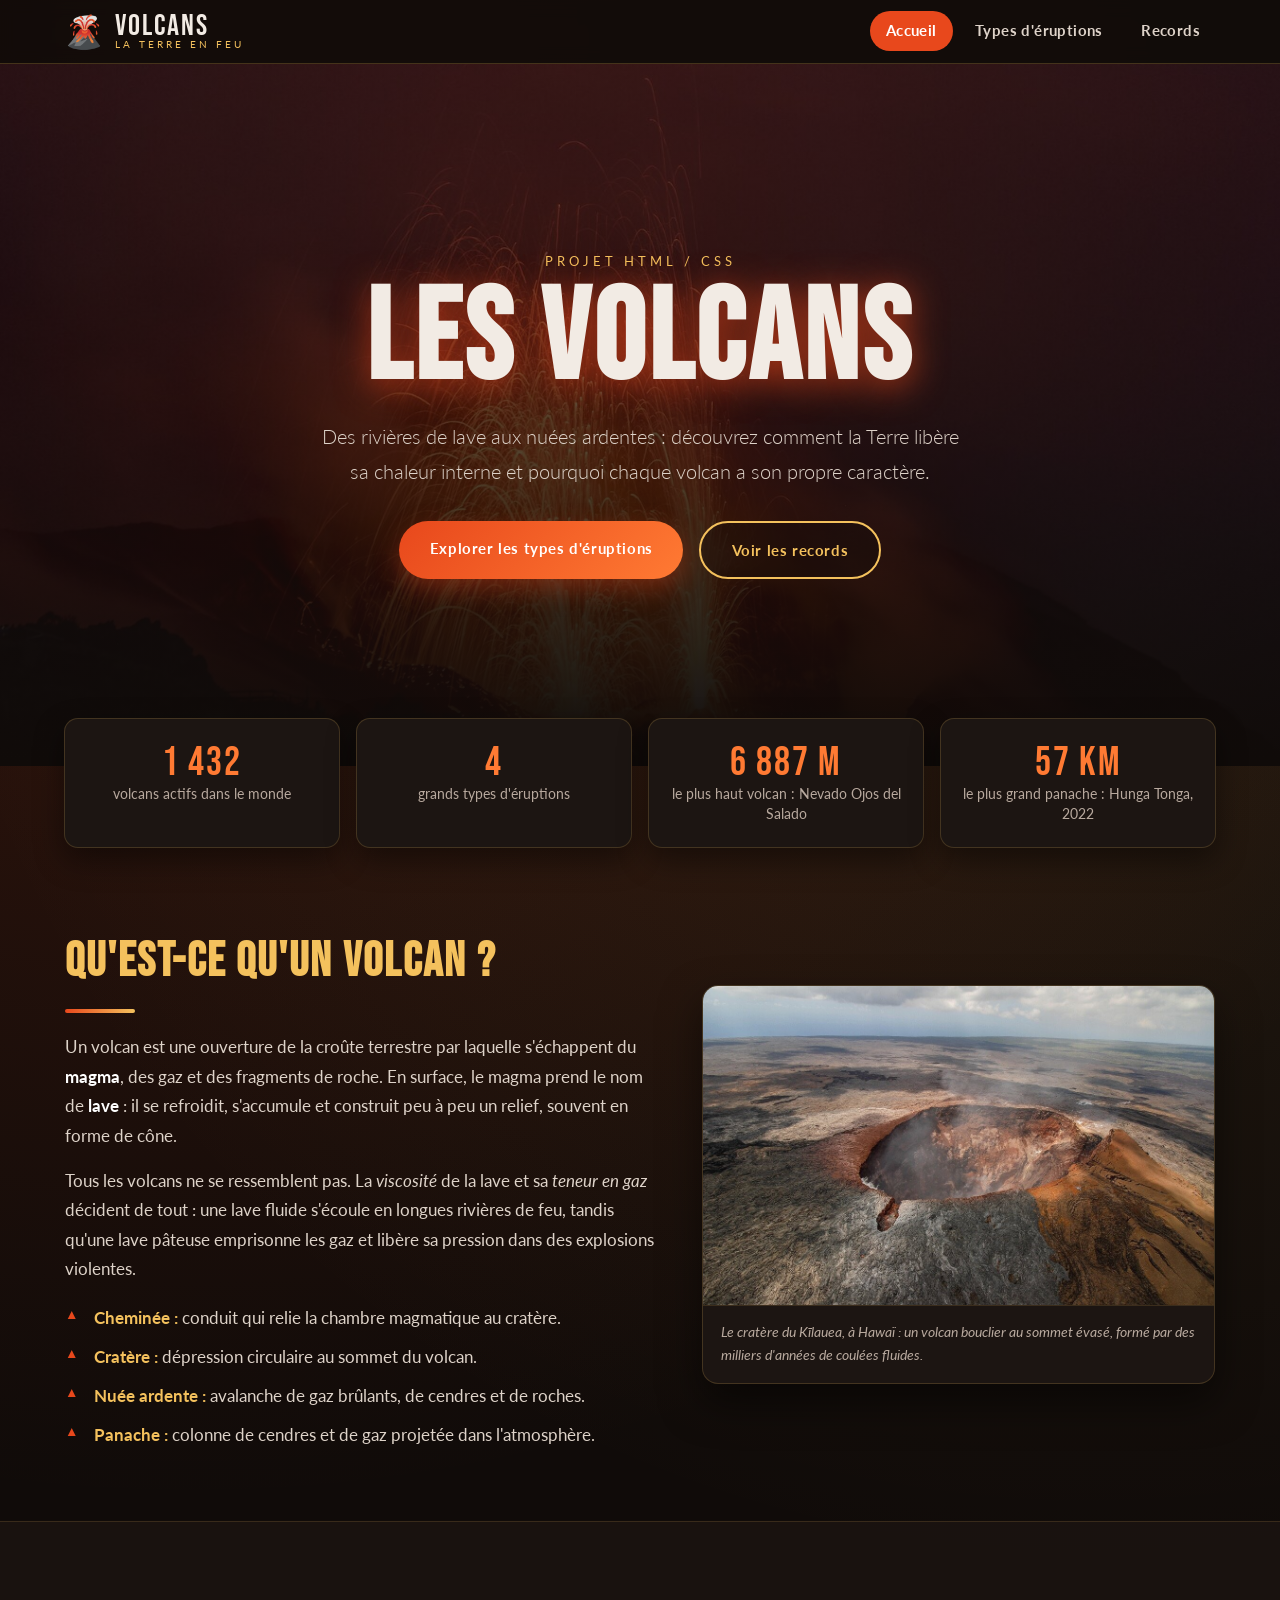
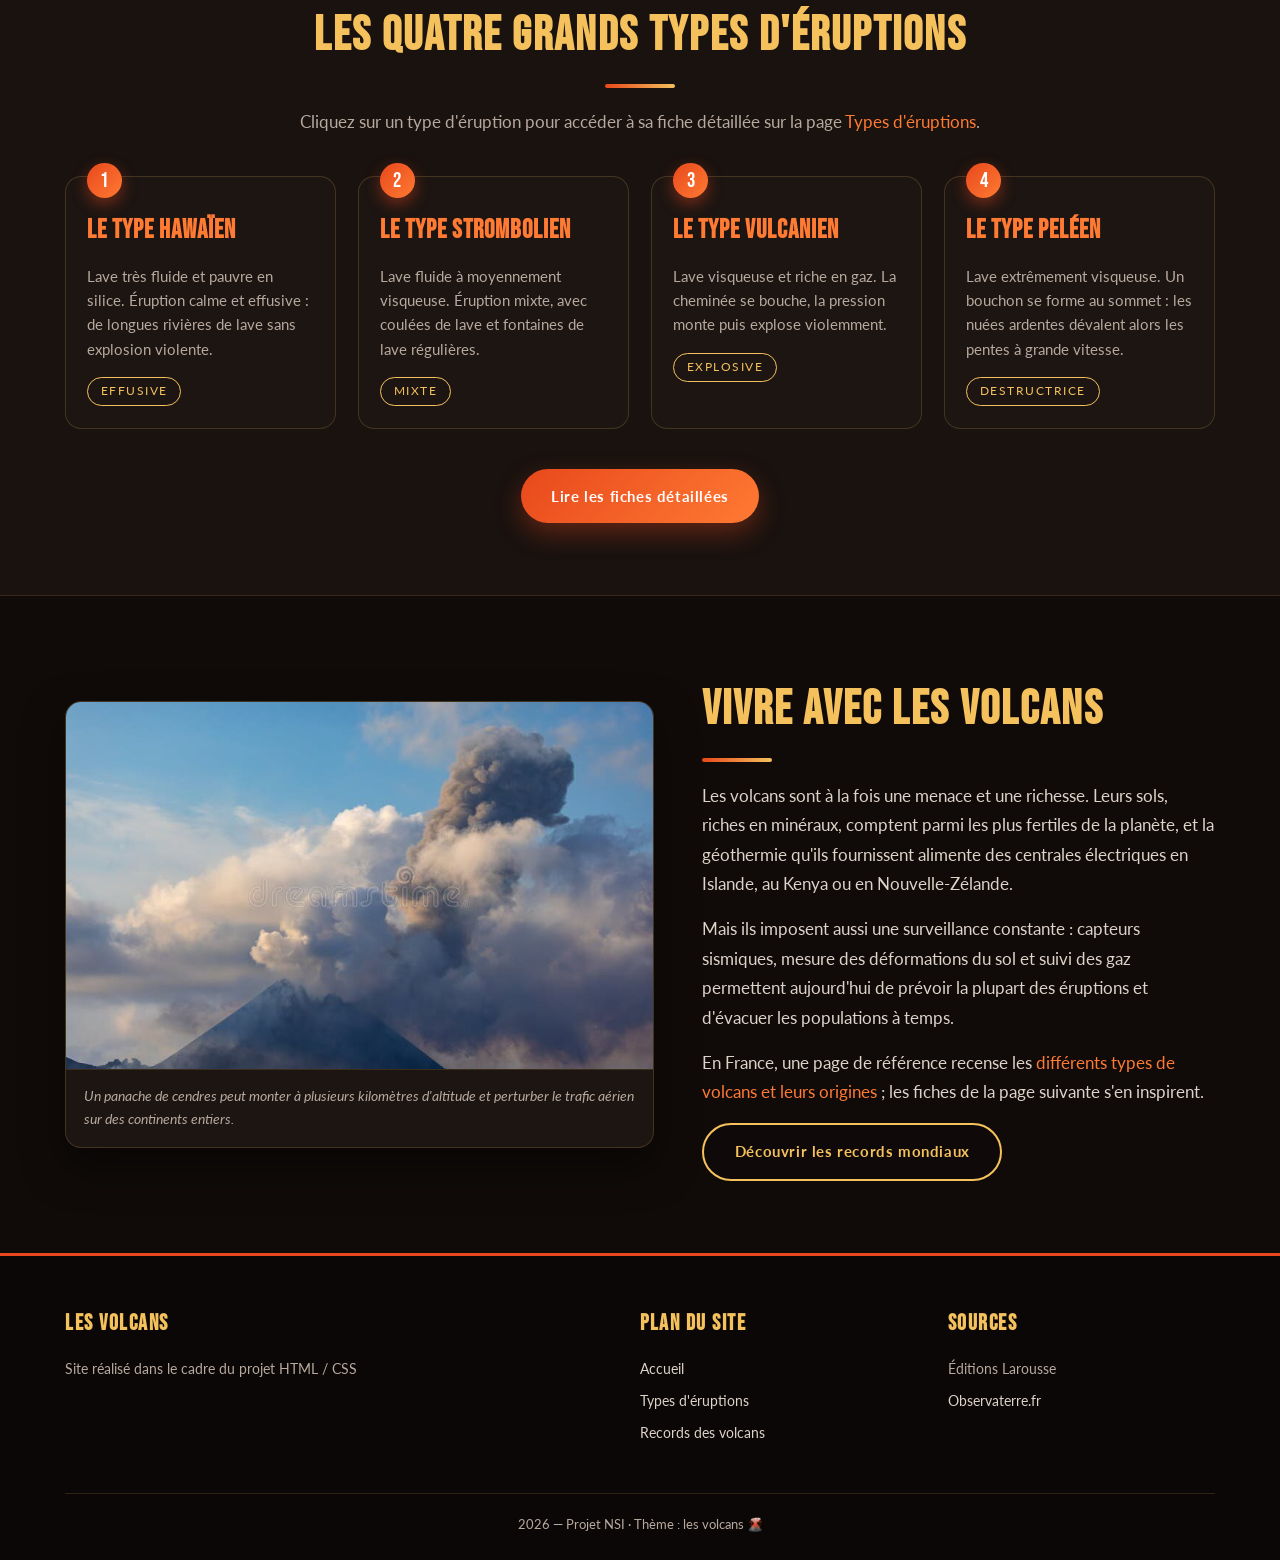
<file: index.html>
<!DOCTYPE html>
<html lang="fr">
<head>
    <meta charset="utf-8">
    <meta name="viewport" content="width=device-width, initial-scale=1.0">
    <meta name="description" content="Site pédagogique sur les volcans : qu'est-ce qu'un volcan, les quatre grands types d'éruptions et les records volcaniques du monde.">
    <meta name="author" content="Projet NSI - HTML / CSS">
    <title>Les Volcans — Accueil</title>
    <link rel="icon" href="data:image/svg+xml,<svg xmlns=%22http://www.w3.org/2000/svg%22 viewBox=%220 0 100 100%22><text y=%22.9em%22 font-size=%2290%22>🌋</text></svg>">
    <link rel="preconnect" href="https://fonts.googleapis.com">
    <link rel="preconnect" href="https://fonts.gstatic.com" crossorigin>
    <link href="https://fonts.googleapis.com/css2?family=Bebas+Neue&family=Lato:ital,wght@0,300;0,400;0,700;1,400&display=swap" rel="stylesheet">
    <link rel="stylesheet" href="style_page1.css">
</head>
<body>

    <!-- ============ EN-TÊTE ET MENU ============ -->
    <header class="entete">
        <div class="entete__conteneur">
            <a class="logo" href="index.html">
                <span class="logo__icone">🌋</span>
                <span class="logo__texte">Volcans<small>La Terre en feu</small></span>
            </a>
            <nav class="menu" aria-label="Navigation principale">
                <ul class="menu__liste">
                    <li><a class="menu__lien menu__lien--actif" href="index.html">Accueil</a></li>
                    <li><a class="menu__lien" href="types.html">Types d'éruptions</a></li>
                    <li><a class="menu__lien" href="records.html">Records</a></li>
                </ul>
            </nav>
        </div>
    </header>

    <main>

        <!-- ============ BANNIÈRE ============ -->
        <section class="banniere">
            <div class="banniere__voile"></div>
            <div class="banniere__contenu">
                <p class="banniere__surtitre">Projet HTML&nbsp;/&nbsp;CSS </p>
                <h1 class="banniere__titre">Les Volcans</h1>
                <p class="banniere__sous-titre">
                    Des rivières de lave aux nuées ardentes : découvrez comment la Terre
                    libère sa chaleur interne et pourquoi chaque volcan a son propre caractère.
                </p>
                <div class="banniere__boutons">
                    <a class="bouton bouton--lave" href="types.html">Explorer les types d'éruptions</a>
                    <a class="bouton bouton--contour" href="records.html">Voir les records</a>
                </div>
            </div>
        </section>

        <!-- ============ CHIFFRES CLÉS ============ -->
        <section class="chiffres" aria-label="Chiffres clés">
            <article class="chiffre">
                <span class="chiffre__valeur">1&nbsp;432</span>
                <span class="chiffre__legende">volcans actifs dans le monde</span>
            </article>
            <article class="chiffre">
                <span class="chiffre__valeur">4</span>
                <span class="chiffre__legende">grands types d'éruptions</span>
            </article>
            <article class="chiffre">
                <span class="chiffre__valeur">6&nbsp;887&nbsp;m</span>
                <span class="chiffre__legende">le plus haut volcan : Nevado Ojos del Salado</span>
            </article>
            <article class="chiffre">
                <span class="chiffre__valeur">57&nbsp;km</span>
                <span class="chiffre__legende">le plus grand panache : Hunga Tonga, 2022</span>
            </article>
        </section>

        <!-- ============ QU'EST-CE QU'UN VOLCAN ? ============ -->
        <section class="bloc" id="definition">
            <div class="bloc__conteneur bloc__conteneur--2col">
                <div class="bloc__texte">
                    <h2 class="titre-section">Qu'est-ce qu'un volcan&nbsp;?</h2>
                    <p>
                        Un volcan est une ouverture de la croûte terrestre par laquelle s'échappent
                        du <strong>magma</strong>, des gaz et des fragments de roche. En surface, le magma
                        prend le nom de <strong>lave</strong>&nbsp;: il se refroidit, s'accumule et construit peu à peu
                        un relief, souvent en forme de cône.
                    </p>
                    <p>
                        Tous les volcans ne se ressemblent pas. La <em>viscosité</em> de la lave et sa
                        <em>teneur en gaz</em> décident de tout&nbsp;: une lave fluide s'écoule en longues
                        rivières de feu, tandis qu'une lave pâteuse emprisonne les gaz et libère sa
                        pression dans des explosions violentes.
                    </p>
                    <ul class="liste-puces">
                        <li><strong>Cheminée&nbsp;:</strong> conduit qui relie la chambre magmatique au cratère.</li>
                        <li><strong>Cratère&nbsp;:</strong> dépression circulaire au sommet du volcan.</li>
                        <li><strong>Nuée ardente&nbsp;:</strong> avalanche de gaz brûlants, de cendres et de roches.</li>
                        <li><strong>Panache&nbsp;:</strong> colonne de cendres et de gaz projetée dans l'atmosphère.</li>
                    </ul>
                </div>
                <figure class="bloc__figure">
                    <img src="images/cratere-kilauea.jpg"
                         alt="Vue aérienne d'un grand cratère volcanique au sommet d'un volcan bouclier hawaïen">
                    <figcaption>
                        Le cratère du Kīlauea, à Hawaï&nbsp;: un volcan bouclier au sommet évasé,
                        formé par des milliers d'années de coulées fluides.
                    </figcaption>
                </figure>
            </div>
        </section>

        <!-- ============ LES QUATRE TYPES (LISTE + LIENS) ============ -->
        <section class="bloc bloc--sombre" id="types">
            <div class="bloc__conteneur">
                <h2 class="titre-section titre-section--centre">Les quatre grands types d'éruptions</h2>
                <p class="introduction">
                    Cliquez sur un type d'éruption pour accéder à sa fiche détaillée sur la page
                    <a href="types.html">Types d'éruptions</a>.
                </p>

                <ul class="cartes">
                    <li class="carte">
                        <span class="carte__numero">1</span>
                        <h3 class="carte__titre"><a href="types.html#hawaiien">Le type hawaïen</a></h3>
                        <p class="carte__resume">
                            Lave très fluide et pauvre en silice. Éruption calme et effusive&nbsp;:
                            de longues rivières de lave sans explosion violente.
                        </p>
                        <span class="etiquette">Effusive</span>
                    </li>
                    <li class="carte">
                        <span class="carte__numero">2</span>
                        <h3 class="carte__titre"><a href="types.html#strombolien">Le type strombolien</a></h3>
                        <p class="carte__resume">
                            Lave fluide à moyennement visqueuse. Éruption mixte, avec coulées de lave
                            et fontaines de lave régulières.
                        </p>
                        <span class="etiquette">Mixte</span>
                    </li>
                    <li class="carte">
                        <span class="carte__numero">3</span>
                        <h3 class="carte__titre"><a href="types.html#vulcanien">Le type vulcanien</a></h3>
                        <p class="carte__resume">
                            Lave visqueuse et riche en gaz. La cheminée se bouche, la pression monte
                            puis explose violemment.
                        </p>
                        <span class="etiquette">Explosive</span>
                    </li>
                    <li class="carte">
                        <span class="carte__numero">4</span>
                        <h3 class="carte__titre"><a href="types.html#peleen">Le type peléen</a></h3>
                        <p class="carte__resume">
                            Lave extrêmement visqueuse. Un bouchon se forme au sommet&nbsp;: les nuées
                            ardentes dévalent alors les pentes à grande vitesse.
                        </p>
                        <span class="etiquette">Destructrice</span>
                    </li>
                </ul>

                <div class="centre">
                    <a class="bouton bouton--lave" href="types.html">Lire les fiches détaillées</a>
                </div>
            </div>
        </section>

        <!-- ============ ZOOM ============ -->
        <section class="bloc" id="risques">
            <div class="bloc__conteneur bloc__conteneur--2col bloc__conteneur--inverse">
                <figure class="bloc__figure">
                    <img src="images/panache-cendres.jpg"
                         alt="Panache de cendres sombres s'élevant du cratère d'un volcan lors d'une éruption explosive">
                    <figcaption>
                        Un panache de cendres peut monter à plusieurs kilomètres d'altitude
                        et perturber le trafic aérien sur des continents entiers.
                    </figcaption>
                </figure>
                <div class="bloc__texte">
                    <h2 class="titre-section">Vivre avec les volcans</h2>
                    <p>
                        Les volcans sont à la fois une menace et une richesse. Leurs sols, riches en
                        minéraux, comptent parmi les plus fertiles de la planète, et la géothermie
                        qu'ils fournissent alimente des centrales électriques en Islande, au Kenya ou
                        en Nouvelle-Zélande.
                    </p>
                    <p>
                        Mais ils imposent aussi une surveillance constante&nbsp;: capteurs sismiques,
                        mesure des déformations du sol et suivi des gaz permettent aujourd'hui de
                        prévoir la plupart des éruptions et d'évacuer les populations à temps.
                    </p>
                    <p>
                        En France, une page de référence recense les
                        <a href="https://observaterre.fr/risques-telluriques-en-france/risque-volcanique/types-de-volcans-et-origines/"
                           target="_blank" rel="noopener">différents types de volcans et leurs origines</a>&nbsp;;
                        les fiches de la page suivante s'en inspirent.
                    </p>
                    <a class="bouton bouton--contour" href="records.html">Découvrir les records mondiaux</a>
                </div>
            </div>
        </section>

    </main>

    <!-- ============ PIED DE PAGE ============ -->
    <footer class="pied">
        <div class="pied__conteneur">
            <div class="pied__colonne">
                <h3 class="pied__titre">Les Volcans</h3>
                <p class="pied__texte">
                    Site réalisé dans le cadre du projet HTML&nbsp;/&nbsp;CSS&nbsp;
                </p>
            </div>
            <div class="pied__colonne">
                <h3 class="pied__titre">Plan du site</h3>
                <ul class="pied__liste">
                    <li><a href="index.html">Accueil</a></li>
                    <li><a href="types.html">Types d'éruptions</a></li>
                    <li><a href="records.html">Records des volcans</a></li>
                </ul>
            </div>
            <div class="pied__colonne">
                <h3 class="pied__titre">Sources</h3>
                <ul class="pied__liste">
                    <li>Éditions Larousse</li>
                    <li><a href="https://observaterre.fr/risques-telluriques-en-france/risque-volcanique/types-de-volcans-et-origines/"
                           target="_blank" rel="noopener">Observaterre.fr</a></li>
                </ul>
            </div>
        </div>
        <p class="pied__signature">2026 — Projet NSI · Thème : les volcans 🌋</p>
    </footer>

</body>
</html>
</file>
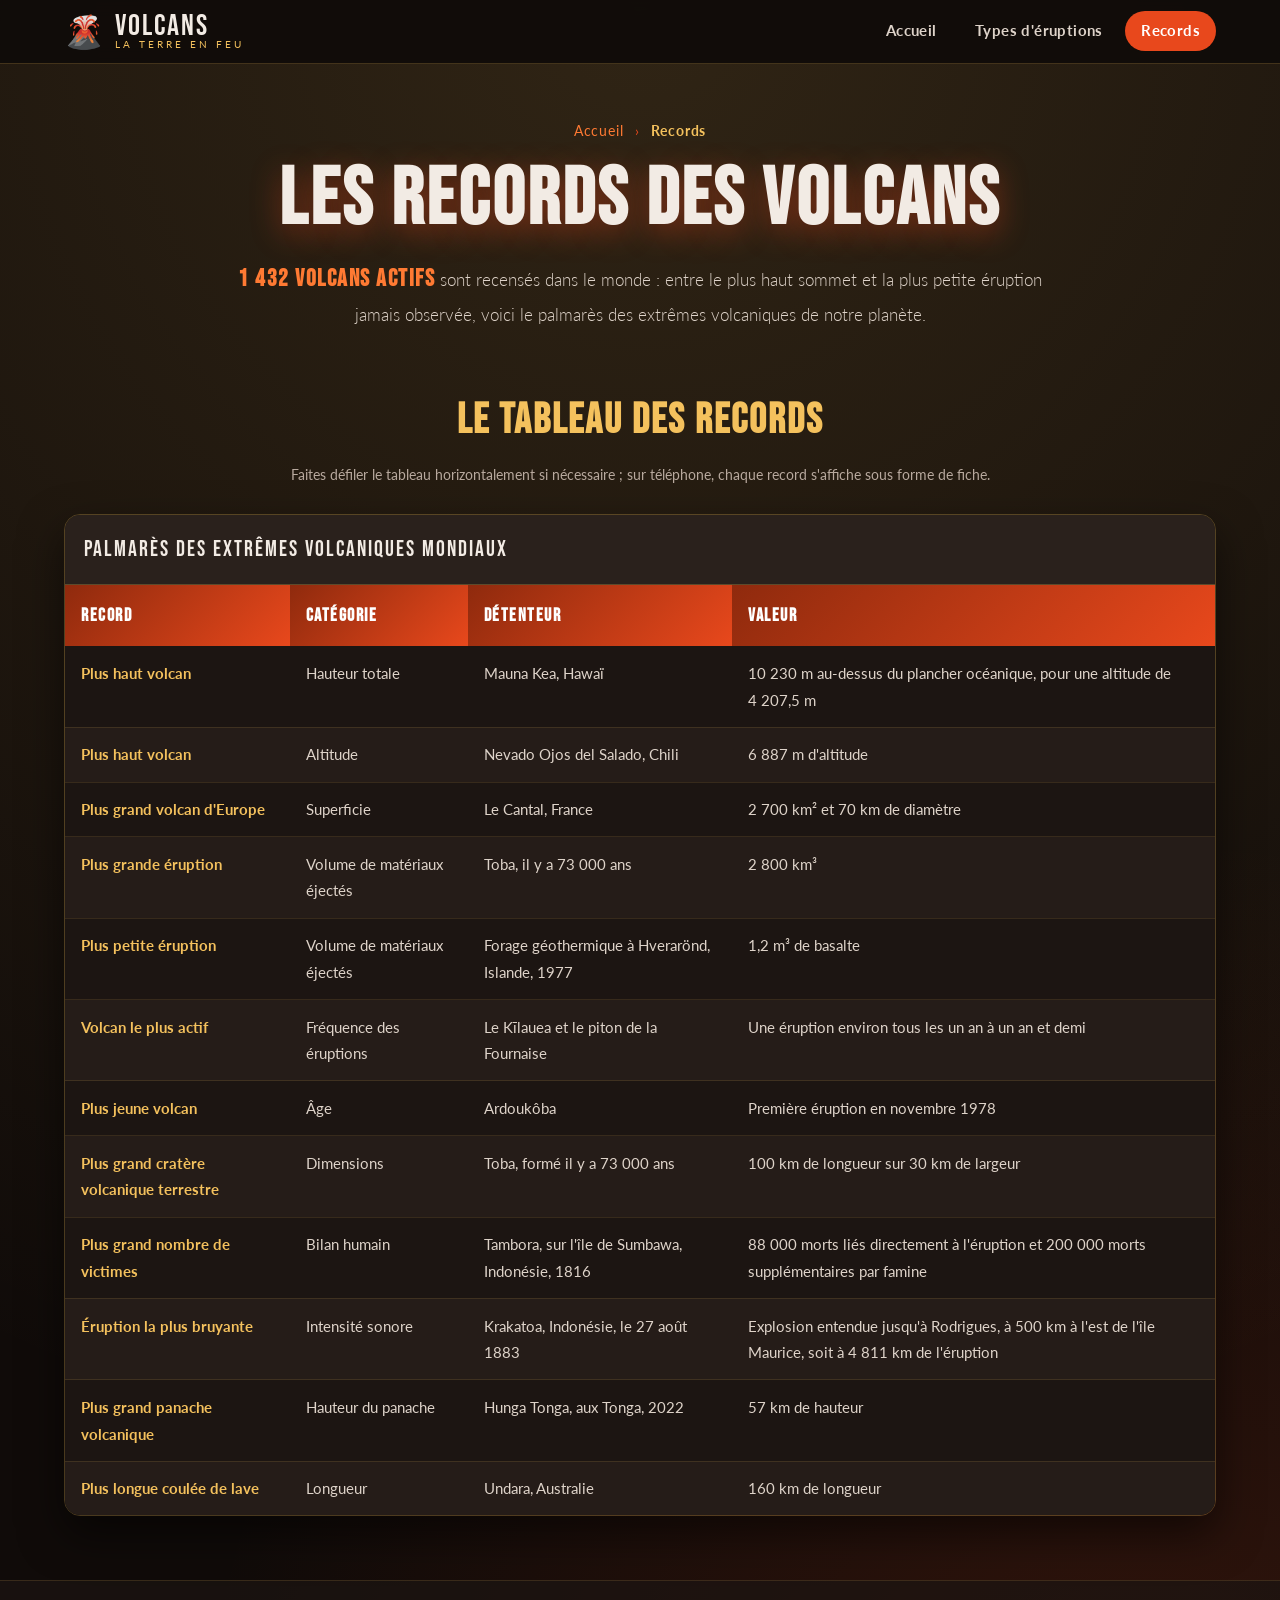
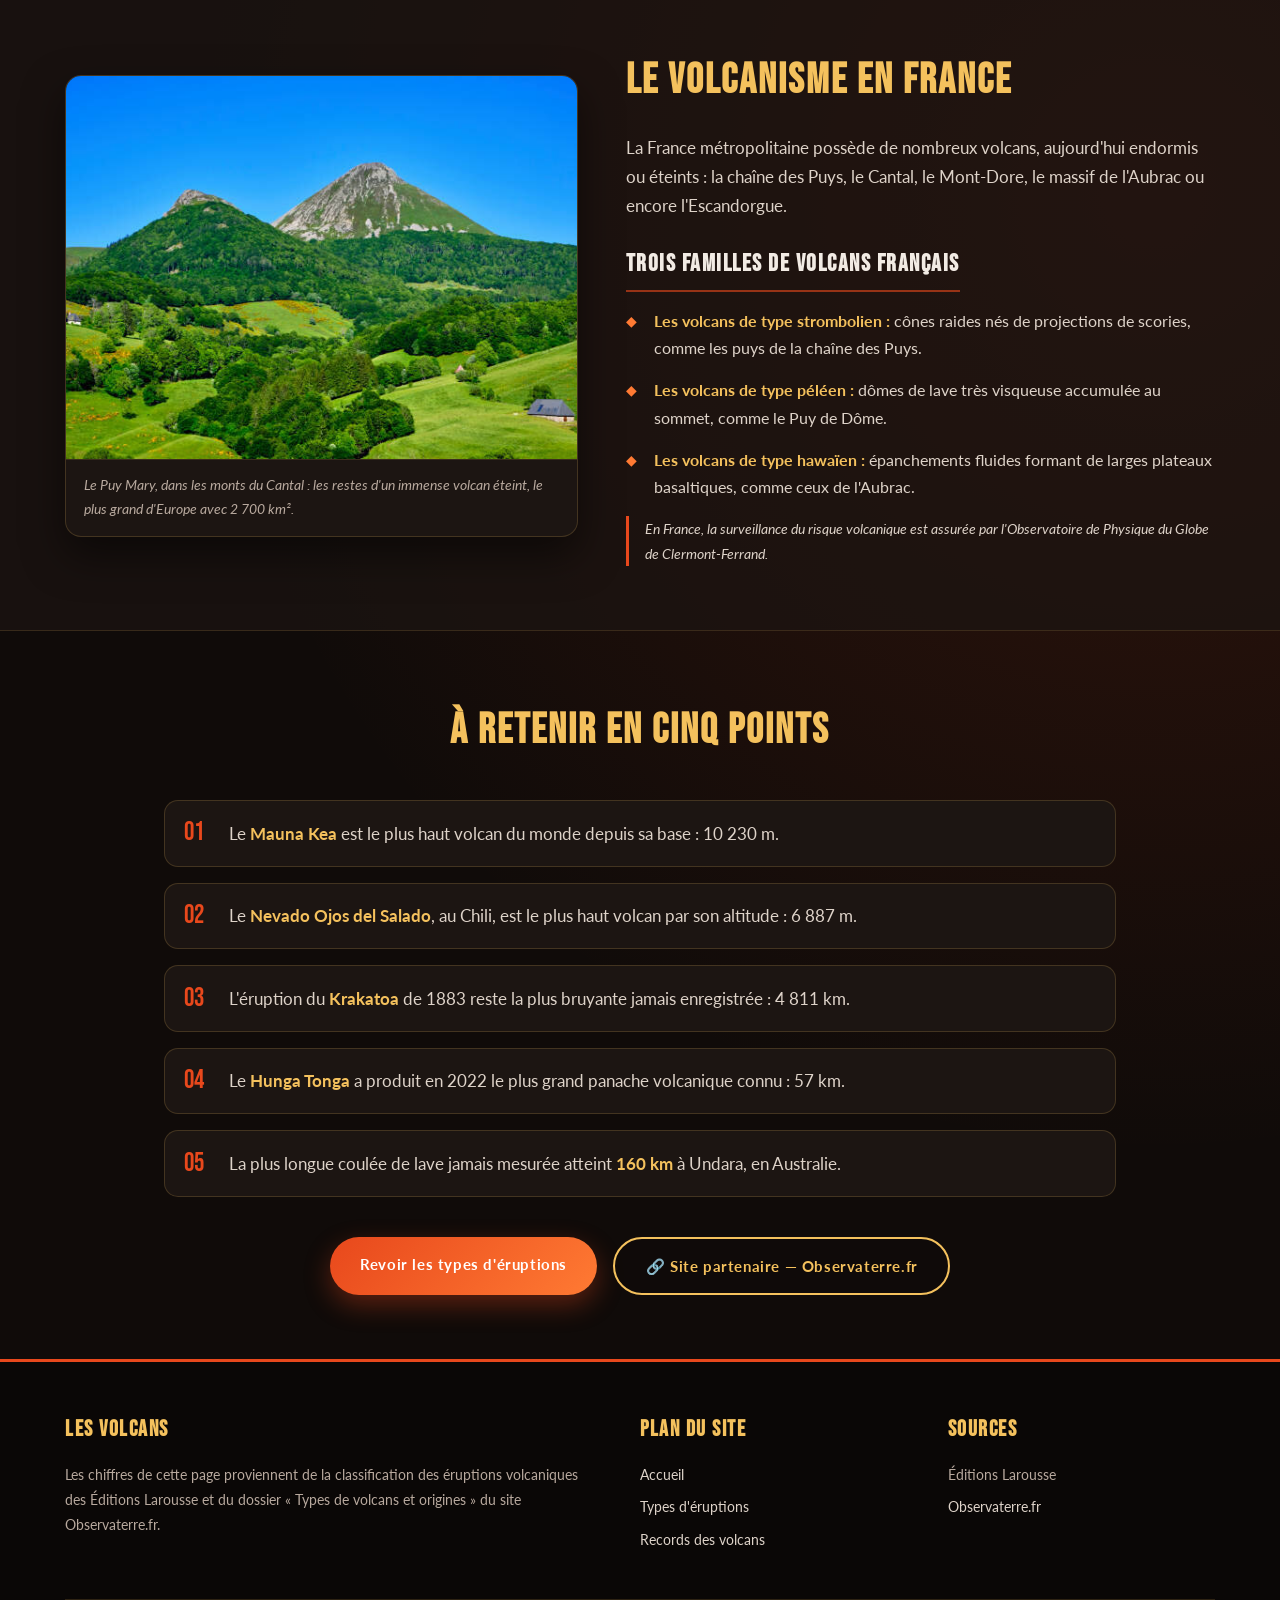
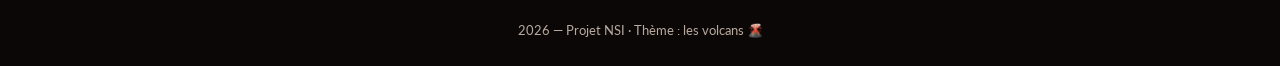
<file: records.html>
<!DOCTYPE html>
<html lang="fr">
<head>
    <meta charset="utf-8">
    <meta name="viewport" content="width=device-width, initial-scale=1.0">
    <meta name="description" content="Les records des volcans : le plus haut, le plus actif, la plus grande éruption, le plus grand panache et bien d'autres records volcaniques mondiaux.">
    <meta name="author" content="Projet NSI - HTML / CSS">
    <title>Les Volcans — Records</title>
    <link rel="icon" href="data:image/svg+xml,<svg xmlns=%22http://www.w3.org/2000/svg%22 viewBox=%220 0 100 100%22><text y=%22.9em%22 font-size=%2290%22>🌋</text></svg>">
    <link rel="preconnect" href="https://fonts.googleapis.com">
    <link rel="preconnect" href="https://fonts.gstatic.com" crossorigin>
    <link href="https://fonts.googleapis.com/css2?family=Bebas+Neue&family=Lato:ital,wght@0,300;0,400;0,700;1,400&display=swap" rel="stylesheet">
    <link rel="stylesheet" href="style_records.css">
</head>
<body>

    <!-- ============ EN-TÊTE ET MENU ============ -->
    <header class="entete">
        <div class="entete__conteneur">
            <a class="logo" href="index.html">
                <span class="logo__icone">🌋</span>
                <span class="logo__texte">Volcans<small>La Terre en feu</small></span>
            </a>
            <nav class="menu" aria-label="Navigation principale">
                <ul class="menu__liste">
                    <li><a class="menu__lien" href="index.html">Accueil</a></li>
                    <li><a class="menu__lien" href="types.html">Types d'éruptions</a></li>
                    <li><a class="menu__lien menu__lien--actif" href="records.html">Records</a></li>
                </ul>
            </nav>
        </div>
    </header>

    <main>

        <!-- ============ TITRE DE PAGE ============ -->
        <section class="ouverture">
            <p class="fil" aria-label="Fil d'Ariane">
                <a href="index.html">Accueil</a> <span>›</span> <strong>Records</strong>
            </p>
            <h1 class="ouverture__titre">Les records des volcans</h1>
            <p class="ouverture__chapeau">
                <strong>1&nbsp;432 volcans actifs</strong> sont recensés dans le monde&nbsp;: entre le
                plus haut sommet et la plus petite éruption jamais observée, voici le palmarès
                des extrêmes volcaniques de notre planète.
            </p>
        </section>

        <!-- ============ TABLEAU DES RECORDS ============ -->
        <section class="section-tableau">
            <div class="section-tableau__entete">
                <h2 class="titre-section">Le tableau des records</h2>
                <p class="section-tableau__note">
                    Faites défiler le tableau horizontalement si nécessaire&nbsp;; sur téléphone,
                    chaque record s'affiche sous forme de fiche.
                </p>
            </div>

            <div class="tableau-cadre">
                <table class="tableau-records">
                    <caption>Palmarès des extrêmes volcaniques mondiaux</caption>
                    <thead>
                        <tr>
                            <th scope="col">Record</th>
                            <th scope="col">Catégorie</th>
                            <th scope="col">Détenteur</th>
                            <th scope="col">Valeur</th>
                        </tr>
                    </thead>
                    <tbody>
                        <tr>
                            <th scope="row" data-label="Record">Plus haut volcan</th>
                            <td data-label="Catégorie">Hauteur totale</td>
                            <td data-label="Détenteur">Mauna Kea, Hawaï</td>
                            <td data-label="Valeur">10&nbsp;230&nbsp;m au-dessus du plancher océanique,
                                pour une altitude de 4&nbsp;207,5&nbsp;m</td>
                        </tr>
                        <tr>
                            <th scope="row" data-label="Record">Plus haut volcan</th>
                            <td data-label="Catégorie">Altitude</td>
                            <td data-label="Détenteur">Nevado Ojos del Salado, Chili</td>
                            <td data-label="Valeur">6&nbsp;887&nbsp;m d'altitude</td>
                        </tr>
                        <tr>
                            <th scope="row" data-label="Record">Plus grand volcan d'Europe</th>
                            <td data-label="Catégorie">Superficie</td>
                            <td data-label="Détenteur">Le Cantal, France</td>
                            <td data-label="Valeur">2&nbsp;700&nbsp;km² et 70&nbsp;km de diamètre</td>
                        </tr>
                        <tr>
                            <th scope="row" data-label="Record">Plus grande éruption</th>
                            <td data-label="Catégorie">Volume de matériaux éjectés</td>
                            <td data-label="Détenteur">Toba, il y a 73&nbsp;000 ans</td>
                            <td data-label="Valeur">2&nbsp;800&nbsp;km³</td>
                        </tr>
                        <tr>
                            <th scope="row" data-label="Record">Plus petite éruption</th>
                            <td data-label="Catégorie">Volume de matériaux éjectés</td>
                            <td data-label="Détenteur">Forage géothermique à Hverarönd, Islande, 1977</td>
                            <td data-label="Valeur">1,2&nbsp;m³ de basalte</td>
                        </tr>
                        <tr>
                            <th scope="row" data-label="Record">Volcan le plus actif</th>
                            <td data-label="Catégorie">Fréquence des éruptions</td>
                            <td data-label="Détenteur">Le Kīlauea et le piton de la Fournaise</td>
                            <td data-label="Valeur">Une éruption environ tous les un an à un an et demi</td>
                        </tr>
                        <tr>
                            <th scope="row" data-label="Record">Plus jeune volcan</th>
                            <td data-label="Catégorie">Âge</td>
                            <td data-label="Détenteur">Ardoukôba</td>
                            <td data-label="Valeur">Première éruption en novembre 1978</td>
                        </tr>
                        <tr>
                            <th scope="row" data-label="Record">Plus grand cratère volcanique terrestre</th>
                            <td data-label="Catégorie">Dimensions</td>
                            <td data-label="Détenteur">Toba, formé il y a 73&nbsp;000 ans</td>
                            <td data-label="Valeur">100&nbsp;km de longueur sur 30&nbsp;km de largeur</td>
                        </tr>
                        <tr>
                            <th scope="row" data-label="Record">Plus grand nombre de victimes</th>
                            <td data-label="Catégorie">Bilan humain</td>
                            <td data-label="Détenteur">Tambora, sur l'île de Sumbawa, Indonésie, 1816</td>
                            <td data-label="Valeur">88&nbsp;000 morts liés directement à l'éruption et
                                200&nbsp;000 morts supplémentaires par famine</td>
                        </tr>
                        <tr>
                            <th scope="row" data-label="Record">Éruption la plus bruyante</th>
                            <td data-label="Catégorie">Intensité sonore</td>
                            <td data-label="Détenteur">Krakatoa, Indonésie, le 27 août 1883</td>
                            <td data-label="Valeur">Explosion entendue jusqu'à Rodrigues, à 500&nbsp;km à
                                l'est de l'île Maurice, soit à 4&nbsp;811&nbsp;km de l'éruption</td>
                        </tr>
                        <tr>
                            <th scope="row" data-label="Record">Plus grand panache volcanique</th>
                            <td data-label="Catégorie">Hauteur du panache</td>
                            <td data-label="Détenteur">Hunga Tonga, aux Tonga, 2022</td>
                            <td data-label="Valeur">57&nbsp;km de hauteur</td>
                        </tr>
                        <tr>
                            <th scope="row" data-label="Record">Plus longue coulée de lave</th>
                            <td data-label="Catégorie">Longueur</td>
                            <td data-label="Détenteur">Undara, Australie</td>
                            <td data-label="Valeur">160&nbsp;km de longueur</td>
                        </tr>
                    </tbody>
                </table>
            </div>
        </section>

        <!-- ============ FOCUS FRANCE (IMAGE + LISTE) ============ -->
        <section class="focus">
            <div class="focus__conteneur">
                <figure class="focus__figure">
                    <img src="images/puy-mary-cantal.jpg"
                         alt="Sentier de randonnée gravissant le Puy Mary, dans les monts du Cantal en Auvergne">
                    <figcaption>
                        Le Puy Mary, dans les monts du Cantal&nbsp;: les restes d'un immense volcan
                        éteint, le plus grand d'Europe avec 2&nbsp;700&nbsp;km².
                    </figcaption>
                </figure>

                <div class="focus__texte">
                    <h2 class="titre-section">Le volcanisme en France</h2>
                    <p>
                        La France métropolitaine possède de nombreux volcans, aujourd'hui endormis
                        ou éteints&nbsp;: la chaîne des Puys, le Cantal, le Mont-Dore, le massif de
                        l'Aubrac ou encore l'Escandorgue.
                    </p>
                    <h3 class="focus__sous-titre">Trois familles de volcans français</h3>
                    <ul class="liste-montagnes">
                        <li><strong>Les volcans de type strombolien&nbsp;:</strong> cônes raides nés de
                            projections de scories, comme les puys de la chaîne des Puys.</li>
                        <li><strong>Les volcans de type péléen&nbsp;:</strong> dômes de lave très visqueuse
                            accumulée au sommet, comme le Puy de Dôme.</li>
                        <li><strong>Les volcans de type hawaïen&nbsp;:</strong> épanchements fluides formant
                            de larges plateaux basaltiques, comme ceux de l'Aubrac.</li>
                    </ul>
                    <p class="focus__rappel">
                        En France, la surveillance du risque volcanique est assurée par
                        l'Observatoire de Physique du Globe de Clermont-Ferrand.
                    </p>
                </div>
            </div>
        </section>

        <!-- ============ À RETENIR ============ -->
        <section class="aretenir">
            <h2 class="titre-section titre-section--centre">À retenir en cinq points</h2>
            <ul class="aretenir__liste">
                <li>Le <strong>Mauna Kea</strong> est le plus haut volcan du monde depuis sa base&nbsp;: 10&nbsp;230&nbsp;m.</li>
                <li>Le <strong>Nevado Ojos del Salado</strong>, au Chili, est le plus haut volcan par son altitude&nbsp;: 6&nbsp;887&nbsp;m.</li>
                <li>L'éruption du <strong>Krakatoa</strong> de 1883 reste la plus bruyante jamais enregistrée&nbsp;: 4&nbsp;811&nbsp;km.</li>
                <li>Le <strong>Hunga Tonga</strong> a produit en 2022 le plus grand panache volcanique connu&nbsp;: 57&nbsp;km.</li>
                <li>La plus longue coulée de lave jamais mesurée atteint <strong>160&nbsp;km</strong> à Undara, en Australie.</li>
            </ul>

            <div class="aretenir__boutons">
                <a class="bouton bouton--lave" href="types.html">Revoir les types d'éruptions</a>
                <!-- Bouton vers un lien externe -->
                <a class="bouton bouton--contour"
                   href="https://observaterre.fr/risques-telluriques-en-france/risque-volcanique/types-de-volcans-et-origines/"
                   target="_blank"
                   rel="noopener">🔗 Site partenaire — Observaterre.fr</a>
            </div>
        </section>

    </main>

    <!-- ============ PIED DE PAGE ============ -->
    <footer class="pied">
        <div class="pied__conteneur">
            <div class="pied__colonne">
                <h3 class="pied__titre">Les Volcans</h3>
                <p class="pied__texte">
                    Les chiffres de cette page proviennent de la classification des éruptions
                    volcaniques des Éditions Larousse et du dossier «&nbsp;Types de volcans et
                    origines&nbsp;» du site Observaterre.fr.
                </p>
            </div>
            <div class="pied__colonne">
                <h3 class="pied__titre">Plan du site</h3>
                <ul class="pied__liste">
                    <li><a href="index.html">Accueil</a></li>
                    <li><a href="types.html">Types d'éruptions</a></li>
                    <li><a href="records.html">Records des volcans</a></li>
                </ul>
            </div>
            <div class="pied__colonne">
                <h3 class="pied__titre">Sources</h3>
                <ul class="pied__liste">
                    <li>Éditions Larousse</li>
                    <li><a href="https://observaterre.fr/risques-telluriques-en-france/risque-volcanique/types-de-volcans-et-origines/"
                           target="_blank" rel="noopener">Observaterre.fr</a></li>
                </ul>
            </div>
        </div>
        <p class="pied__signature">2026 — Projet NSI · Thème : les volcans 🌋</p>
    </footer>

</body>
</html>
</file>
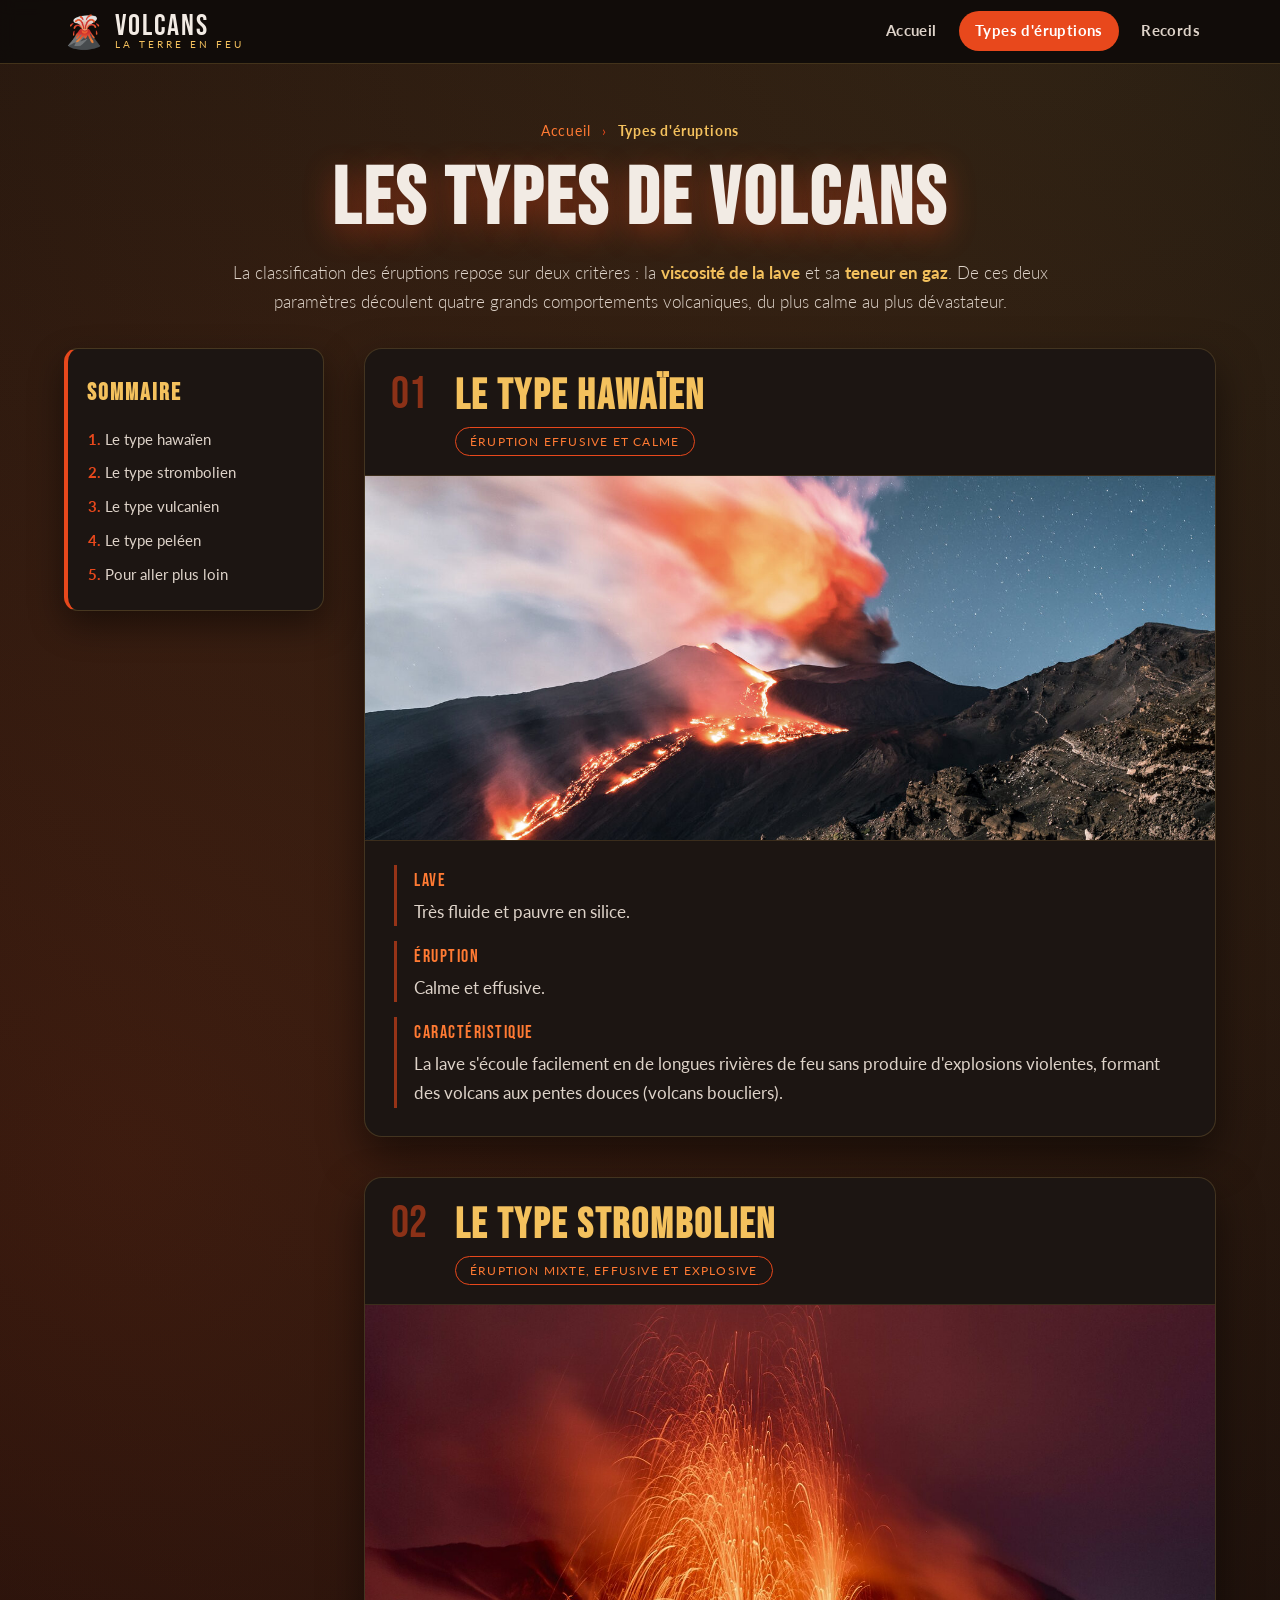
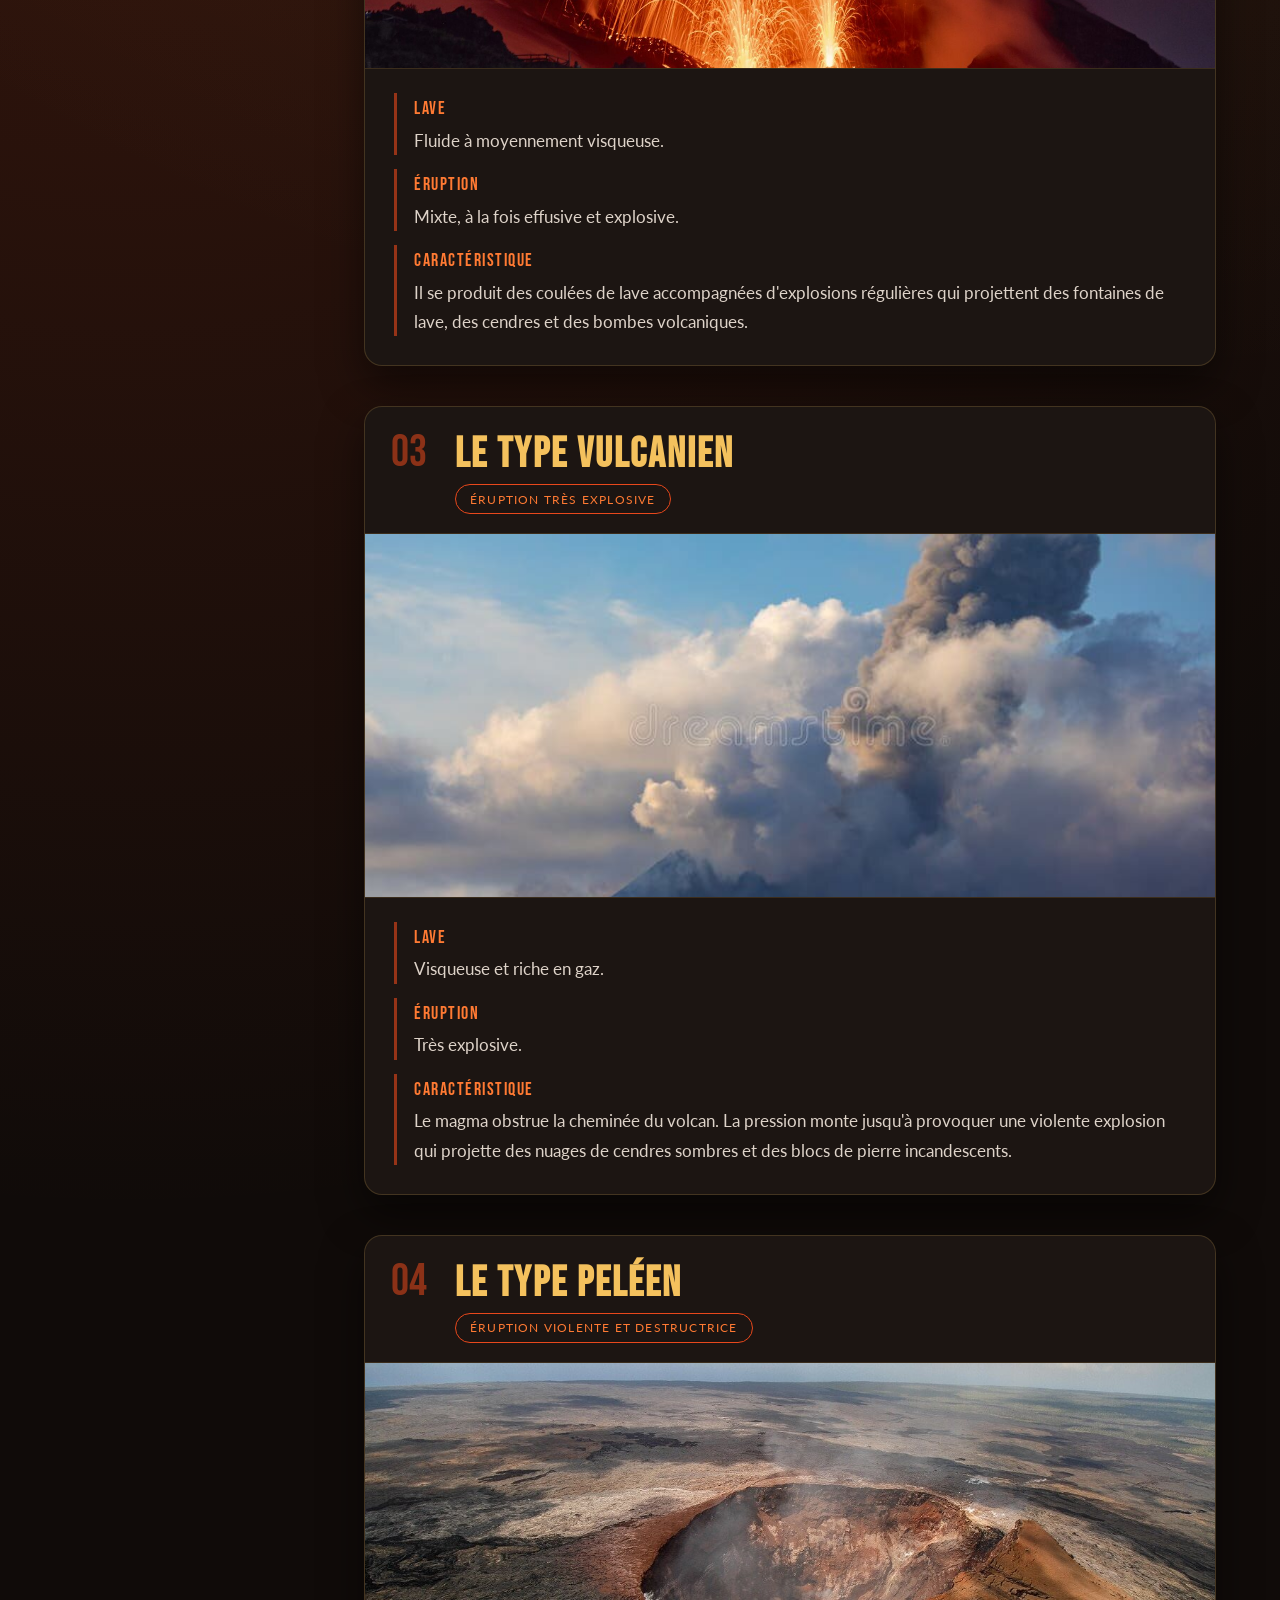
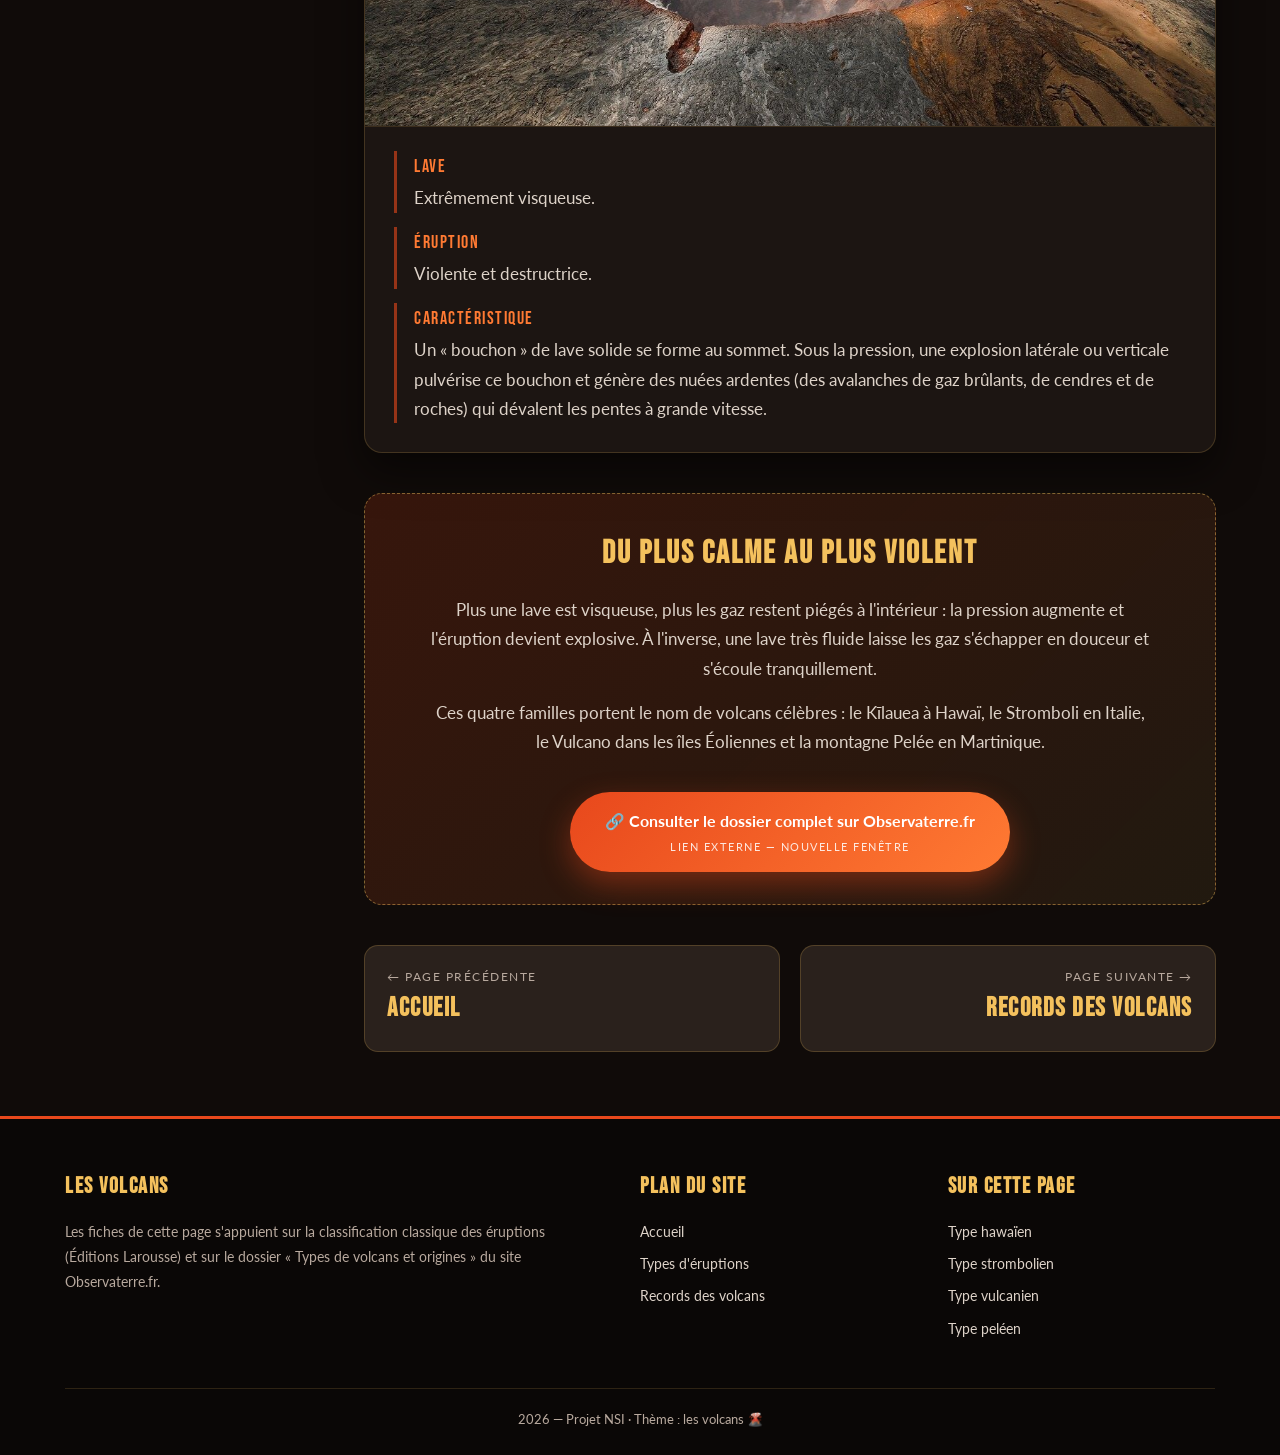
<file: types.html>
<!DOCTYPE html>
<html lang="fr">
<head>
    <meta charset="utf-8">
    <meta name="viewport" content="width=device-width, initial-scale=1.0">
    <meta name="description" content="Les quatre grands types d'éruptions volcaniques : hawaïen, strombolien, vulcanien et peléen. Lave, type d'éruption et caractéristiques de chacun.">
    <meta name="author" content="Projet NSI - HTML / CSS">
    <title>Les Volcans — Types d'éruptions</title>
    <link rel="icon" href="data:image/svg+xml,<svg xmlns=%22http://www.w3.org/2000/svg%22 viewBox=%220 0 100 100%22><text y=%22.9em%22 font-size=%2290%22>🌋</text></svg>">
    <link rel="preconnect" href="https://fonts.googleapis.com">
    <link rel="preconnect" href="https://fonts.gstatic.com" crossorigin>
    <link href="https://fonts.googleapis.com/css2?family=Bebas+Neue&family=Lato:ital,wght@0,300;0,400;0,700;1,400&display=swap" rel="stylesheet">
    <link rel="stylesheet" href="style_types.css">
</head>
<body>

    <!-- ============ EN-TÊTE ET MENU ============ -->
    <header class="entete">
        <div class="entete__conteneur">
            <a class="logo" href="index.html">
                <span class="logo__icone">🌋</span>
                <span class="logo__texte">Volcans<small>La Terre en feu</small></span>
            </a>
            <nav class="menu" aria-label="Navigation principale">
                <ul class="menu__liste">
                    <li><a class="menu__lien" href="index.html">Accueil</a></li>
                    <li><a class="menu__lien menu__lien--actif" href="types.html">Types d'éruptions</a></li>
                    <li><a class="menu__lien" href="records.html">Records</a></li>
                </ul>
            </nav>
        </div>
    </header>

    <main>

        <!-- ============ FIL D'ARIANE ET TITRE ============ -->
        <section class="ouverture">
            <p class="fil" aria-label="Fil d'Ariane">
                <a href="index.html">Accueil</a> <span>›</span> <strong>Types d'éruptions</strong>
            </p>
            <h1 class="ouverture__titre">Les types de volcans</h1>
            <p class="ouverture__chapeau">
                La classification des éruptions repose sur deux critères&nbsp;: la
                <strong>viscosité de la lave</strong> et sa <strong>teneur en gaz</strong>.
                De ces deux paramètres découlent quatre grands comportements volcaniques,
                du plus calme au plus dévastateur.
            </p>
        </section>

        <div class="mise-en-page">

            <!-- ============ SOMMAIRE (LISTE DE LIENS INTERNES) ============ -->
            <aside class="sommaire" aria-label="Sommaire">
                <h2 class="sommaire__titre">Sommaire</h2>
                <ol class="sommaire__liste">
                    <li><a href="#hawaiien">Le type hawaïen</a></li>
                    <li><a href="#strombolien">Le type strombolien</a></li>
                    <li><a href="#vulcanien">Le type vulcanien</a></li>
                    <li><a href="#peleen">Le type peléen</a></li>
                    <li><a href="#pour-aller-plus-loin">Pour aller plus loin</a></li>
                </ol>
            </aside>

            <div class="fiches">

                <!-- ---------- 1. Hawaïen ---------- -->
                <article class="fiche" id="hawaiien">
                    <header class="fiche__entete">
                        <span class="fiche__numero">01</span>
                        <h2 class="fiche__titre">Le type hawaïen</h2>
                        <p class="fiche__etiquette">Éruption effusive et calme</p>
                    </header>

                    <img class="fiche__image"
                         src="images/eruption-effusive.jpg"
                         alt="Fontaine de lave et coulée incandescente sur les pentes d'un volcan, de nuit">

                    <ul class="fiche__liste">
                        <li><span class="cle">Lave</span> Très fluide et pauvre en silice.</li>
                        <li><span class="cle">Éruption</span> Calme et effusive.</li>
                        <li><span class="cle">Caractéristique</span> La lave s'écoule facilement en de longues
                            rivières de feu sans produire d'explosions violentes, formant des volcans aux
                            pentes douces (volcans boucliers).</li>
                    </ul>
                </article>

                <!-- ---------- 2. Strombolien ---------- -->
                <article class="fiche" id="strombolien">
                    <header class="fiche__entete">
                        <span class="fiche__numero">02</span>
                        <h2 class="fiche__titre">Le type strombolien</h2>
                        <p class="fiche__etiquette">Éruption mixte, effusive et explosive</p>
                    </header>

                    <img class="fiche__image"
                         src="images/hero-volcan.jpg"
                         alt="Explosions de fontaines de lave projetant des braises au-dessus du cratère d'un volcan">

                    <ul class="fiche__liste">
                        <li><span class="cle">Lave</span> Fluide à moyennement visqueuse.</li>
                        <li><span class="cle">Éruption</span> Mixte, à la fois effusive et explosive.</li>
                        <li><span class="cle">Caractéristique</span> Il se produit des coulées de lave
                            accompagnées d'explosions régulières qui projettent des fontaines de lave,
                            des cendres et des bombes volcaniques.</li>
                    </ul>
                </article>

                <!-- ---------- 3. Vulcanien ---------- -->
                <article class="fiche" id="vulcanien">
                    <header class="fiche__entete">
                        <span class="fiche__numero">03</span>
                        <h2 class="fiche__titre">Le type vulcanien</h2>
                        <p class="fiche__etiquette">Éruption très explosive</p>
                    </header>

                    <img class="fiche__image"
                         src="images/panache-cendres.jpg"
                         alt="Épais panache de cendres sombres jaillissant du cratère d'un volcan explosif">

                    <ul class="fiche__liste">
                        <li><span class="cle">Lave</span> Visqueuse et riche en gaz.</li>
                        <li><span class="cle">Éruption</span> Très explosive.</li>
                        <li><span class="cle">Caractéristique</span> Le magma obstrue la cheminée du volcan.
                            La pression monte jusqu'à provoquer une violente explosion qui projette des
                            nuages de cendres sombres et des blocs de pierre incandescents.</li>
                    </ul>
                </article>

                <!-- ---------- 4. Peléen ---------- -->
                <article class="fiche" id="peleen">
                    <header class="fiche__entete">
                        <span class="fiche__numero">04</span>
                        <h2 class="fiche__titre">Le type peléen</h2>
                        <p class="fiche__etiquette">Éruption violente et destructrice</p>
                    </header>

                    <img class="fiche__image"
                         src="images/cratere-kilauea.jpg"
                         alt="Vue aérienne d'un cratère volcanique aux parois rougeoyantes entouré de coulées solidifiées">

                    <ul class="fiche__liste">
                        <li><span class="cle">Lave</span> Extrêmement visqueuse.</li>
                        <li><span class="cle">Éruption</span> Violente et destructrice.</li>
                        <li><span class="cle">Caractéristique</span> Un «&nbsp;bouchon&nbsp;» de lave solide se
                            forme au sommet. Sous la pression, une explosion latérale ou verticale pulvérise
                            ce bouchon et génère des nuées ardentes (des avalanches de gaz brûlants, de
                            cendres et de roches) qui dévalent les pentes à grande vitesse.</li>
                    </ul>
                </article>

                <!-- ---------- ENCADRÉ : COMPARAISON RAPIDE ---------- -->
                <section class="encadre" id="pour-aller-plus-loin">
                    <h2 class="encadre__titre">Du plus calme au plus violent</h2>
                    <p class="encadre__texte">
                        Plus une lave est visqueuse, plus les gaz restent piégés à l'intérieur&nbsp;:
                        la pression augmente et l'éruption devient explosive. À l'inverse, une lave très
                        fluide laisse les gaz s'échapper en douceur et s'écoule tranquillement.
                    </p>
                    <p class="encadre__texte">
                        Ces quatre familles portent le nom de volcans célèbres&nbsp;: le Kīlauea à Hawaï,
                        le Stromboli en Italie, le Vulcano dans les îles Éoliennes et la montagne Pelée
                        en Martinique.
                    </p>

                    <!-- Bouton vers un lien externe -->
                    <a class="bouton-externe"
                       href="https://observaterre.fr/risques-telluriques-en-france/risque-volcanique/types-de-volcans-et-origines/"
                       target="_blank"
                       rel="noopener">
                        🔗 Consulter le dossier complet sur Observaterre.fr
                        <span class="bouton-externe__indice">lien externe — nouvelle fenêtre</span>
                    </a>
                </section>

                <!-- ---------- NAVIGATION ENTRE LES PAGES ---------- -->
                <nav class="pagination" aria-label="Navigation entre les pages">
                    <a class="pagination__lien pagination__lien--precedent" href="index.html">
                        <span>← Page précédente</span>
                        <strong>Accueil</strong>
                    </a>
                    <a class="pagination__lien pagination__lien--suivant" href="records.html">
                        <span>Page suivante →</span>
                        <strong>Records des volcans</strong>
                    </a>
                </nav>

            </div>
        </div>
    </main>

    <!-- ============ PIED DE PAGE ============ -->
    <footer class="pied">
        <div class="pied__conteneur">
            <div class="pied__colonne">
                <h3 class="pied__titre">Les Volcans</h3>
                <p class="pied__texte">
                    Les fiches de cette page s'appuient sur la classification classique des éruptions
                    (Éditions Larousse) et sur le dossier «&nbsp;Types de volcans et origines&nbsp;»
                    du site Observaterre.fr.
                </p>
            </div>
            <div class="pied__colonne">
                <h3 class="pied__titre">Plan du site</h3>
                <ul class="pied__liste">
                    <li><a href="index.html">Accueil</a></li>
                    <li><a href="types.html">Types d'éruptions</a></li>
                    <li><a href="records.html">Records des volcans</a></li>
                </ul>
            </div>
            <div class="pied__colonne">
                <h3 class="pied__titre">Sur cette page</h3>
                <ul class="pied__liste">
                    <li><a href="#hawaiien">Type hawaïen</a></li>
                    <li><a href="#strombolien">Type strombolien</a></li>
                    <li><a href="#vulcanien">Type vulcanien</a></li>
                    <li><a href="#peleen">Type peléen</a></li>
                </ul>
            </div>
        </div>
        <p class="pied__signature">2026 — Projet NSI · Thème : les volcans 🌋</p>
    </footer>

</body>
</html>
</file>
<file: style_page1.css>
/* ==========================================================================
   LES VOLCANS — Page d'accueil
   Feuille de style n°1 : style_page1.css
   Polices : « Bebas Neue » pour les titres, « Lato » pour les textes
   ========================================================================== */

/* ---------- 1. Variables de couleurs (palette volcanique) ---------- */
:root {
    --noir-volcan:  #100b09;
    --gris-fumee:   #1c1512;
    --gris-cendre:  #2a211c;
    --lave:         #e8481c;
    --braise:       #ff7a33;
    --or-chaud:     #f4c15d;
    --cendre-claire: #ded3c9;
    --texte:        #f2ebe4;
    --texte-doux:   #b8a99e;
    --police-titres: 'Bebas Neue', 'Impact', 'Haettenschweiler', sans-serif;
    --police-textes: 'Lato', 'Segoe UI', 'Helvetica Neue', Arial, sans-serif;
}

/* ---------- 2. Réglages généraux ---------- */
* {
    margin: 0;
    padding: 0;
    box-sizing: border-box;
}

html {
    scroll-behavior: smooth;
}

body {
    font-family: var(--police-textes);
    font-size: 1.05rem;
    line-height: 1.75;
    color: var(--texte);
    background-color: var(--noir-volcan);
    background-image:
        radial-gradient(circle at 15% 0%, rgba(232, 72, 28, 0.22), transparent 45%),
        radial-gradient(circle at 85% 12%, rgba(244, 193, 93, 0.10), transparent 40%);
    background-repeat: no-repeat;
}

img {
    max-width: 100%;
    height: auto;
    display: block;
}

a {
    color: var(--braise);
    text-decoration: none;
}

a:hover,
a:focus {
    color: var(--or-chaud);
    text-decoration: underline;
}

/* ---------- 3. En-tête et menu de navigation ---------- */
.entete {
    position: sticky;
    top: 0;
    z-index: 50;
    background-color: rgba(16, 11, 9, 0.92);
    backdrop-filter: blur(8px);
    border-bottom: 1px solid rgba(244, 193, 93, 0.22);
}

.entete__conteneur {
    max-width: 1200px;
    margin: 0 auto;
    padding: 0.7rem 1.5rem;
    display: flex;
    flex-wrap: wrap;
    align-items: center;
    justify-content: space-between;
    gap: 0.8rem;
}

.logo {
    display: flex;
    align-items: center;
    gap: 0.7rem;
    color: var(--texte);
}

.logo:hover {
    text-decoration: none;
}

.logo__icone {
    font-size: 2rem;
    line-height: 1;
}

.logo__texte {
    font-family: var(--police-titres);
    font-size: 1.9rem;
    letter-spacing: 2px;
    line-height: 0.9;
    display: flex;
    flex-direction: column;
}

.logo__texte small {
    font-family: var(--police-textes);
    font-size: 0.6rem;
    letter-spacing: 3px;
    text-transform: uppercase;
    color: var(--or-chaud);
}

.menu__liste {
    list-style: none;
    display: flex;
    flex-wrap: wrap;
    gap: 0.4rem;
}

.menu__lien {
    display: block;
    padding: 0.45rem 1rem;
    border-radius: 40px;
    color: var(--cendre-claire);
    font-size: 0.92rem;
    font-weight: 700;
    letter-spacing: 0.4px;
    transition: background-color 0.25s, color 0.25s;
}

.menu__lien:hover,
.menu__lien:focus {
    background-color: rgba(232, 72, 28, 0.25);
    color: #fff;
    text-decoration: none;
}

.menu__lien--actif {
    background-color: var(--lave);
    color: #fff;
}

/* ---------- 4. Bannière (héros) ---------- */
.banniere {
    position: relative;
    min-height: 78vh;
    display: flex;
    align-items: center;
    padding: 5rem 1.5rem;
    background-image: url("images/hero-volcan.jpg");
    background-size: cover;
    background-position: center 35%;
    text-align: center;
}

.banniere__voile {
    position: absolute;
    inset: 0;
    background: linear-gradient(180deg,
                rgba(16, 11, 9, 0.55) 0%,
                rgba(16, 11, 9, 0.72) 55%,
                var(--noir-volcan) 100%);
}

.banniere__contenu {
    position: relative;
    z-index: 1;
    max-width: 850px;
    margin: 0 auto;
}

.banniere__surtitre {
    font-size: 0.8rem;
    letter-spacing: 4px;
    text-transform: uppercase;
    color: var(--or-chaud);
    margin-bottom: 0.6rem;
}

.banniere__titre {
    font-family: var(--police-titres);
    font-size: clamp(3.4rem, 12vw, 8rem);
    line-height: 0.92;
    letter-spacing: 4px;
    text-transform: uppercase;
    text-shadow: 0 6px 35px rgba(232, 72, 28, 0.75);
}

.banniere__sous-titre {
    font-size: clamp(1rem, 2.2vw, 1.25rem);
    font-weight: 300;
    color: var(--cendre-claire);
    margin: 1.2rem auto 2rem;
    max-width: 640px;
}

.banniere__boutons {
    display: flex;
    flex-wrap: wrap;
    gap: 1rem;
    justify-content: center;
}

/* ---------- 5. Boutons ---------- */
.bouton {
    display: inline-block;
    padding: 0.85rem 1.9rem;
    border-radius: 40px;
    font-weight: 700;
    font-size: 0.95rem;
    letter-spacing: 0.6px;
    transition: transform 0.25s, box-shadow 0.25s, background-color 0.25s;
}

.bouton:hover,
.bouton:focus {
    text-decoration: none;
    transform: translateY(-3px);
}

.bouton--lave {
    background-image: linear-gradient(135deg, var(--lave), var(--braise));
    color: #fff;
    box-shadow: 0 10px 26px rgba(232, 72, 28, 0.35);
}

.bouton--lave:hover,
.bouton--lave:focus {
    color: #fff;
    box-shadow: 0 14px 34px rgba(232, 72, 28, 0.55);
}

.bouton--contour {
    border: 2px solid var(--or-chaud);
    color: var(--or-chaud);
    background-color: rgba(16, 11, 9, 0.35);
}

.bouton--contour:hover,
.bouton--contour:focus {
    background-color: var(--or-chaud);
    color: var(--noir-volcan);
}

.centre {
    text-align: center;
    margin-top: 2.5rem;
}

/* ---------- 6. Bandeau de chiffres clés ---------- */
.chiffres {
    max-width: 1200px;
    margin: -3rem auto 0;
    padding: 0 1.5rem;
    position: relative;
    z-index: 2;
    display: grid;
    grid-template-columns: repeat(4, 1fr);
    gap: 1rem;
}

.chiffre {
    background-color: var(--gris-fumee);
    border: 1px solid rgba(244, 193, 93, 0.18);
    border-radius: 14px;
    padding: 1.4rem 1.1rem;
    text-align: center;
    box-shadow: 0 12px 30px rgba(0, 0, 0, 0.45);
}

.chiffre__valeur {
    display: block;
    font-family: var(--police-titres);
    font-size: 2.5rem;
    letter-spacing: 2px;
    color: var(--braise);
    line-height: 1.1;
}

.chiffre__legende {
    display: block;
    font-size: 0.85rem;
    color: var(--texte-doux);
    line-height: 1.45;
}

/* ---------- 7. Blocs de contenu ---------- */
.bloc {
    padding: 4.5rem 1.5rem;
}

.bloc--sombre {
    background-color: rgba(28, 21, 18, 0.75);
    border-top: 1px solid rgba(244, 193, 93, 0.14);
    border-bottom: 1px solid rgba(244, 193, 93, 0.14);
}

.bloc__conteneur {
    max-width: 1150px;
    margin: 0 auto;
}

.bloc__conteneur--2col {
    display: grid;
    grid-template-columns: 1.15fr 1fr;
    gap: 3rem;
    align-items: center;
}

.titre-section {
    font-family: var(--police-titres);
    font-size: clamp(2rem, 4.5vw, 3rem);
    letter-spacing: 2px;
    text-transform: uppercase;
    color: var(--or-chaud);
    margin-bottom: 1.2rem;
    position: relative;
    padding-bottom: 0.6rem;
}

.titre-section::after {
    content: "";
    position: absolute;
    left: 0;
    bottom: 0;
    width: 70px;
    height: 4px;
    border-radius: 4px;
    background-image: linear-gradient(90deg, var(--lave), var(--or-chaud));
}

.titre-section--centre {
    text-align: center;
}

.titre-section--centre::after {
    left: 50%;
    transform: translateX(-50%);
}

.bloc__texte p {
    margin-bottom: 1rem;
    color: var(--cendre-claire);
}

.bloc__texte strong {
    color: #fff;
}

.introduction {
    text-align: center;
    max-width: 700px;
    margin: 0 auto 2.5rem;
    color: var(--texte-doux);
}

.bloc__figure {
    background-color: var(--gris-fumee);
    border: 1px solid rgba(244, 193, 93, 0.18);
    border-radius: 16px;
    overflow: hidden;
    box-shadow: 0 18px 40px rgba(0, 0, 0, 0.5);
}

.bloc__figure img {
    width: 100%;
    aspect-ratio: 16 / 10;
    object-fit: cover;
}

.bloc__figure figcaption {
    font-size: 0.85rem;
    font-style: italic;
    color: var(--texte-doux);
    padding: 0.9rem 1.1rem;
    border-top: 1px solid rgba(244, 193, 93, 0.14);
}

/* ---------- 8. Liste à puces personnalisée ---------- */
.liste-puces {
    list-style: none;
    margin-top: 1.2rem;
    display: grid;
    gap: 0.6rem;
}

.liste-puces li {
    position: relative;
    padding-left: 1.8rem;
    color: var(--cendre-claire);
}

.liste-puces li::before {
    content: "▲";
    position: absolute;
    left: 0;
    top: 0;
    color: var(--lave);
    font-size: 0.85rem;
}

.liste-puces strong {
    color: var(--or-chaud);
}

/* ---------- 9. Cartes des types d'éruptions (liste) ---------- */
.cartes {
    list-style: none;
    display: grid;
    grid-template-columns: repeat(4, 1fr);
    gap: 1.4rem;
}

.carte {
    position: relative;
    background-color: var(--gris-fumee);
    border: 1px solid rgba(244, 193, 93, 0.18);
    border-radius: 16px;
    padding: 2rem 1.3rem 1.4rem;
    transition: transform 0.3s, border-color 0.3s, box-shadow 0.3s;
}

.carte:hover {
    transform: translateY(-8px);
    border-color: var(--lave);
    box-shadow: 0 20px 40px rgba(232, 72, 28, 0.28);
}

.carte__numero {
    position: absolute;
    top: -0.9rem;
    left: 1.3rem;
    width: 2.2rem;
    height: 2.2rem;
    display: grid;
    place-items: center;
    border-radius: 50%;
    background-image: linear-gradient(135deg, var(--lave), var(--braise));
    color: #fff;
    font-family: var(--police-titres);
    font-size: 1.3rem;
    box-shadow: 0 6px 16px rgba(232, 72, 28, 0.45);
}

.carte__titre {
    font-family: var(--police-titres);
    font-size: 1.6rem;
    letter-spacing: 1px;
    text-transform: uppercase;
    margin-bottom: 0.6rem;
}

.carte__resume {
    font-size: 0.92rem;
    color: var(--texte-doux);
    line-height: 1.65;
}

.etiquette {
    display: inline-block;
    margin-top: 1rem;
    padding: 0.22rem 0.8rem;
    border: 1px solid var(--or-chaud);
    border-radius: 30px;
    font-size: 0.72rem;
    letter-spacing: 1.5px;
    text-transform: uppercase;
    color: var(--or-chaud);
}

/* ---------- 10. Pied de page ---------- */
.pied {
    background-color: #0a0706;
    border-top: 3px solid var(--lave);
    padding: 3rem 1.5rem 1.5rem;
}

.pied__conteneur {
    max-width: 1150px;
    margin: 0 auto;
    display: grid;
    grid-template-columns: 2fr 1fr 1fr;
    gap: 2.5rem;
}

.pied__titre {
    font-family: var(--police-titres);
    font-size: 1.4rem;
    letter-spacing: 1.5px;
    text-transform: uppercase;
    color: var(--or-chaud);
    margin-bottom: 0.8rem;
}

.pied__texte,
.pied__liste {
    font-size: 0.9rem;
    color: var(--texte-doux);
}

.pied__liste {
    list-style: none;
}

.pied__liste li {
    margin-bottom: 0.45rem;
}

.pied__liste a {
    color: var(--cendre-claire);
}

.pied__signature {
    max-width: 1150px;
    margin: 2.5rem auto 0;
    padding-top: 1.2rem;
    border-top: 1px solid rgba(244, 193, 93, 0.15);
    text-align: center;
    font-size: 0.82rem;
    color: var(--texte-doux);
}

/* ==========================================================================
   11. RESPONSIVE — la page s'adapte à la largeur de l'écran
   ========================================================================== */

/* Tablettes : jusqu'à 1024 px */
@media screen and (max-width: 1024px) {
    .cartes {
        grid-template-columns: repeat(2, 1fr);
    }

    .chiffres {
        grid-template-columns: repeat(2, 1fr);
        margin-top: -2rem;
    }

    .bloc__conteneur--2col {
        grid-template-columns: 1fr;
        gap: 2rem;
    }

    .bloc__conteneur--inverse .bloc__figure {
        order: -1;
    }
}

/* Téléphones : jusqu'à 640 px */
@media screen and (max-width: 640px) {
    body {
        font-size: 1rem;
    }

    .entete__conteneur {
        flex-direction: column;
        justify-content: center;
        text-align: center;
        padding: 0.7rem 1rem;
    }

    .logo__texte {
        font-size: 1.6rem;
    }

    .menu__liste {
        justify-content: center;
    }

    .menu__lien {
        padding: 0.4rem 0.8rem;
        font-size: 0.85rem;
    }

    .banniere {
        min-height: 68vh;
        padding: 3.5rem 1.1rem;
        background-position: center;
    }

    .banniere__boutons {
        flex-direction: column;
        align-items: stretch;
    }

    .bouton {
        text-align: center;
    }

    .chiffres {
        grid-template-columns: 1fr;
        margin-top: 1.5rem;
        padding: 0 1.1rem;
    }

    .bloc {
        padding: 3rem 1.1rem;
    }

    .cartes {
        grid-template-columns: 1fr;
        gap: 1.6rem;
    }

    .pied__conteneur {
        grid-template-columns: 1fr;
        gap: 1.8rem;
        text-align: center;
    }
}
</file>
<file: style_records.css>
/* ==========================================================================
   LES VOLCANS — Page « Records »
   Feuille de style n°3 : style_records.css
   Polices : « Bebas Neue » pour les titres, « Lato » pour les textes
   ========================================================================== */

/* ---------- 1. Palette et polices ---------- */
:root {
    --noir-volcan:  #100b09;
    --gris-fumee:   #1c1512;
    --gris-cendre:  #2a211c;
    --lave:         #e8481c;
    --braise:       #ff7a33;
    --or-chaud:     #f4c15d;
    --cendre-claire: #ded3c9;
    --texte:        #f2ebe4;
    --texte-doux:   #b8a99e;
    --police-titres: 'Bebas Neue', 'Impact', 'Haettenschweiler', sans-serif;
    --police-textes: 'Lato', 'Segoe UI', 'Helvetica Neue', Arial, sans-serif;
}

/* ---------- 2. Base ---------- */
* {
    margin: 0;
    padding: 0;
    box-sizing: border-box;
}

html {
    scroll-behavior: smooth;
}

body {
    font-family: var(--police-textes);
    font-size: 1.05rem;
    line-height: 1.75;
    color: var(--texte);
    background-color: var(--noir-volcan);
    background-image:
        radial-gradient(circle at 50% 0%, rgba(244, 193, 93, 0.14), transparent 45%),
        radial-gradient(circle at 90% 55%, rgba(232, 72, 28, 0.16), transparent 45%);
    background-repeat: no-repeat;
}

img {
    max-width: 100%;
    height: auto;
    display: block;
}

a {
    color: var(--braise);
    text-decoration: none;
}

a:hover,
a:focus {
    color: var(--or-chaud);
    text-decoration: underline;
}

/* ---------- 3. En-tête et menu ---------- */
.entete {
    position: sticky;
    top: 0;
    z-index: 50;
    background-color: rgba(16, 11, 9, 0.92);
    backdrop-filter: blur(8px);
    border-bottom: 1px solid rgba(244, 193, 93, 0.22);
}

.entete__conteneur {
    max-width: 1200px;
    margin: 0 auto;
    padding: 0.7rem 1.5rem;
    display: flex;
    flex-wrap: wrap;
    align-items: center;
    justify-content: space-between;
    gap: 0.8rem;
}

.logo {
    display: flex;
    align-items: center;
    gap: 0.7rem;
    color: var(--texte);
}

.logo:hover {
    text-decoration: none;
}

.logo__icone {
    font-size: 2rem;
    line-height: 1;
}

.logo__texte {
    font-family: var(--police-titres);
    font-size: 1.9rem;
    letter-spacing: 2px;
    line-height: 0.9;
    display: flex;
    flex-direction: column;
}

.logo__texte small {
    font-family: var(--police-textes);
    font-size: 0.6rem;
    letter-spacing: 3px;
    text-transform: uppercase;
    color: var(--or-chaud);
}

.menu__liste {
    list-style: none;
    display: flex;
    flex-wrap: wrap;
    gap: 0.4rem;
}

.menu__lien {
    display: block;
    padding: 0.45rem 1rem;
    border-radius: 40px;
    color: var(--cendre-claire);
    font-size: 0.92rem;
    font-weight: 700;
    letter-spacing: 0.4px;
    transition: background-color 0.25s, color 0.25s;
}

.menu__lien:hover,
.menu__lien:focus {
    background-color: rgba(232, 72, 28, 0.25);
    color: #fff;
    text-decoration: none;
}

.menu__lien--actif {
    background-color: var(--lave);
    color: #fff;
}

/* ---------- 4. Ouverture de page ---------- */
.ouverture {
    max-width: 900px;
    margin: 0 auto;
    padding: 3.5rem 1.5rem 2rem;
    text-align: center;
}

.fil {
    font-size: 0.85rem;
    letter-spacing: 0.8px;
    color: var(--texte-doux);
    margin-bottom: 1.2rem;
}

.fil span {
    margin: 0 0.4rem;
    color: var(--lave);
}

.fil strong {
    color: var(--or-chaud);
}

.ouverture__titre {
    font-family: var(--police-titres);
    font-size: clamp(2.8rem, 8vw, 5rem);
    line-height: 0.95;
    letter-spacing: 3px;
    text-transform: uppercase;
    color: var(--texte);
    text-shadow: 0 8px 30px rgba(232, 72, 28, 0.45);
}

.ouverture__chapeau {
    margin-top: 1.2rem;
    color: var(--cendre-claire);
    font-weight: 300;
}

.ouverture__chapeau strong {
    font-family: var(--police-titres);
    font-size: 1.5rem;
    letter-spacing: 1.5px;
    color: var(--braise);
}

.titre-section {
    font-family: var(--police-titres);
    font-size: clamp(1.8rem, 4vw, 2.6rem);
    letter-spacing: 2px;
    text-transform: uppercase;
    color: var(--or-chaud);
}

.titre-section--centre {
    text-align: center;
    margin-bottom: 2rem;
}

/* ---------- 5. Tableau des records ---------- */
.section-tableau {
    max-width: 1200px;
    margin: 0 auto;
    padding: 1.5rem 1.5rem 4rem;
}

.section-tableau__entete {
    text-align: center;
    margin-bottom: 1.6rem;
}

.section-tableau__note {
    font-size: 0.85rem;
    color: var(--texte-doux);
    margin-top: 0.4rem;
}

.tableau-cadre {
    overflow-x: auto;
    border: 1px solid rgba(244, 193, 93, 0.25);
    border-radius: 16px;
    box-shadow: 0 18px 44px rgba(0, 0, 0, 0.55);
}

.tableau-records {
    width: 100%;
    min-width: 720px;
    border-collapse: collapse;
    background-color: var(--gris-fumee);
    font-size: 0.95rem;
}

.tableau-records caption {
    caption-side: top;
    padding: 1rem 1.2rem;
    font-family: var(--police-titres);
    font-size: 1.35rem;
    letter-spacing: 2px;
    text-transform: uppercase;
    color: var(--texte);
    background-color: var(--gris-cendre);
    text-align: left;
    border-bottom: 1px solid rgba(244, 193, 93, 0.25);
}

.tableau-records thead th {
    font-family: var(--police-titres);
    font-size: 1.15rem;
    letter-spacing: 1.5px;
    text-transform: uppercase;
    color: #fff;
    background-image: linear-gradient(135deg, #8f2a0d, var(--lave));
    padding: 0.9rem 1rem;
    text-align: left;
    white-space: nowrap;
}

.tableau-records tbody th {
    text-align: left;
    font-weight: 700;
    color: var(--or-chaud);
    padding: 0.85rem 1rem;
    border-bottom: 1px solid rgba(244, 193, 93, 0.12);
    vertical-align: top;
}

.tableau-records tbody td {
    color: var(--cendre-claire);
    padding: 0.85rem 1rem;
    border-bottom: 1px solid rgba(244, 193, 93, 0.12);
    vertical-align: top;
}

.tableau-records tbody tr:nth-child(even) {
    background-color: rgba(42, 33, 28, 0.65);
}

.tableau-records tbody tr:hover {
    background-color: rgba(232, 72, 28, 0.14);
}

.tableau-records tbody tr:last-child th,
.tableau-records tbody tr:last-child td {
    border-bottom: none;
}

/* ---------- 6. Focus France ---------- */
.focus {
    padding: 4rem 1.5rem;
    background-color: rgba(28, 21, 18, 0.7);
    border-top: 1px solid rgba(244, 193, 93, 0.14);
    border-bottom: 1px solid rgba(244, 193, 93, 0.14);
}

.focus__conteneur {
    max-width: 1150px;
    margin: 0 auto;
    display: grid;
    grid-template-columns: 1fr 1.15fr;
    gap: 3rem;
    align-items: center;
}

.focus__figure {
    background-color: var(--gris-fumee);
    border: 1px solid rgba(244, 193, 93, 0.18);
    border-radius: 16px;
    overflow: hidden;
    box-shadow: 0 18px 40px rgba(0, 0, 0, 0.5);
}

.focus__figure img {
    width: 100%;
    aspect-ratio: 4 / 3;
    object-fit: cover;
}

.focus__figure figcaption {
    font-size: 0.85rem;
    font-style: italic;
    color: var(--texte-doux);
    padding: 0.9rem 1.1rem;
    border-top: 1px solid rgba(244, 193, 93, 0.14);
}

.focus__texte p {
    color: var(--cendre-claire);
    margin-top: 0.9rem;
}

.focus__sous-titre {
    font-family: var(--police-titres);
    font-size: 1.5rem;
    letter-spacing: 1.5px;
    text-transform: uppercase;
    color: var(--texte);
    margin-top: 1.4rem;
    padding-bottom: 0.3rem;
    border-bottom: 2px solid rgba(232, 72, 28, 0.6);
    display: inline-block;
}

.liste-montagnes {
    list-style: none;
    margin-top: 1rem;
    display: grid;
    gap: 0.9rem;
}

.liste-montagnes li {
    position: relative;
    padding-left: 1.8rem;
    color: var(--cendre-claire);
    font-size: 0.98rem;
}

.liste-montagnes li::before {
    content: "◆";
    position: absolute;
    left: 0;
    top: 0;
    color: var(--braise);
    font-size: 0.9rem;
}

.liste-montagnes strong {
    color: var(--or-chaud);
}

.focus__rappel {
    font-size: 0.9rem;
    font-style: italic;
    color: var(--texte-doux);
    border-left: 3px solid var(--lave);
    padding-left: 1rem;
}

/* ---------- 7. À retenir ---------- */
.aretenir {
    max-width: 1000px;
    margin: 0 auto;
    padding: 4rem 1.5rem;
}

.aretenir__liste {
    list-style: none;
    counter-reset: point;
    display: grid;
    gap: 1rem;
}

.aretenir__liste li {
    counter-increment: point;
    position: relative;
    padding: 1.1rem 1.3rem 1.1rem 4rem;
    background-color: var(--gris-fumee);
    border: 1px solid rgba(244, 193, 93, 0.18);
    border-radius: 14px;
    color: var(--cendre-claire);
    transition: border-color 0.25s, transform 0.25s;
}

.aretenir__liste li:hover {
    border-color: var(--lave);
    transform: translateX(6px);
}

.aretenir__liste li::before {
    content: counter(point, decimal-leading-zero);
    position: absolute;
    left: 1.2rem;
    top: 50%;
    transform: translateY(-50%);
    font-family: var(--police-titres);
    font-size: 1.6rem;
    color: var(--lave);
}

.aretenir__liste strong {
    color: var(--or-chaud);
}

.aretenir__boutons {
    display: flex;
    flex-wrap: wrap;
    gap: 1rem;
    justify-content: center;
    margin-top: 2.5rem;
}

/* ---------- 8. Boutons ---------- */
.bouton {
    display: inline-block;
    padding: 0.85rem 1.9rem;
    border-radius: 40px;
    font-weight: 700;
    font-size: 0.95rem;
    letter-spacing: 0.6px;
    transition: transform 0.25s, box-shadow 0.25s, background-color 0.25s;
}

.bouton:hover,
.bouton:focus {
    text-decoration: none;
    transform: translateY(-3px);
}

.bouton--lave {
    background-image: linear-gradient(135deg, var(--lave), var(--braise));
    color: #fff;
    box-shadow: 0 10px 26px rgba(232, 72, 28, 0.35);
}

.bouton--lave:hover,
.bouton--lave:focus {
    color: #fff;
    box-shadow: 0 14px 34px rgba(232, 72, 28, 0.55);
}

.bouton--contour {
    border: 2px solid var(--or-chaud);
    color: var(--or-chaud);
    background-color: rgba(16, 11, 9, 0.35);
}

.bouton--contour:hover,
.bouton--contour:focus {
    background-color: var(--or-chaud);
    color: var(--noir-volcan);
}

/* ---------- 9. Pied de page ---------- */
.pied {
    background-color: #0a0706;
    border-top: 3px solid var(--lave);
    padding: 3rem 1.5rem 1.5rem;
}

.pied__conteneur {
    max-width: 1150px;
    margin: 0 auto;
    display: grid;
    grid-template-columns: 2fr 1fr 1fr;
    gap: 2.5rem;
}

.pied__titre {
    font-family: var(--police-titres);
    font-size: 1.4rem;
    letter-spacing: 1.5px;
    text-transform: uppercase;
    color: var(--or-chaud);
    margin-bottom: 0.8rem;
}

.pied__texte,
.pied__liste {
    font-size: 0.9rem;
    color: var(--texte-doux);
}

.pied__liste {
    list-style: none;
}

.pied__liste li {
    margin-bottom: 0.45rem;
}

.pied__liste a {
    color: var(--cendre-claire);
}

.pied__signature {
    max-width: 1150px;
    margin: 2.5rem auto 0;
    padding-top: 1.2rem;
    border-top: 1px solid rgba(244, 193, 93, 0.15);
    text-align: center;
    font-size: 0.82rem;
    color: var(--texte-doux);
}

/* ==========================================================================
   10. RESPONSIVE — le tableau se transforme en fiches sur petit écran
   ========================================================================== */

/* Tablettes : jusqu'à 1024 px */
@media screen and (max-width: 1024px) {
    .focus__conteneur {
        grid-template-columns: 1fr;
        gap: 2rem;
    }

    .pied__conteneur {
        grid-template-columns: 1fr 1fr;
    }
}

/* Téléphones : jusqu'à 780 px — le tableau devient une liste de fiches */
@media screen and (max-width: 780px) {
    body {
        font-size: 1rem;
    }

    .entete__conteneur {
        flex-direction: column;
        justify-content: center;
        text-align: center;
        padding: 0.7rem 1rem;
    }

    .logo__texte {
        font-size: 1.6rem;
    }

    .menu__liste {
        justify-content: center;
    }

    .menu__lien {
        padding: 0.4rem 0.8rem;
        font-size: 0.85rem;
    }

    .ouverture {
        padding: 2.5rem 1.1rem 1.5rem;
    }

    .section-tableau {
        padding: 1rem 1.1rem 3rem;
    }

    .tableau-cadre {
        overflow-x: visible;
        border: none;
        box-shadow: none;
    }

    .tableau-records {
        min-width: 0;
        width: 100%;
        background-color: transparent;
    }

    .tableau-records caption {
        border: 1px solid rgba(244, 193, 93, 0.25);
        border-radius: 12px;
        background-color: var(--gris-cendre);
        font-size: 1.15rem;
        text-align: center;
        margin-bottom: 1rem;
    }

    /* On masque l'en-tête du tableau... */
    .tableau-records thead {
        position: absolute;
        width: 1px;
        height: 1px;
        overflow: hidden;
        clip: rect(0 0 0 0);
        white-space: nowrap;
    }

    /* ... et chaque ligne devient une carte */
    .tableau-records tbody tr {
        display: block;
        background-color: var(--gris-fumee);
        border: 1px solid rgba(244, 193, 93, 0.2);
        border-left: 4px solid var(--lave);
        border-radius: 14px;
        padding: 0.9rem 1.1rem;
        margin-bottom: 1rem;
    }

    .tableau-records tbody tr:nth-child(even),
    .tableau-records tbody tr:hover {
        background-color: var(--gris-fumee);
    }

    .tableau-records tbody th,
    .tableau-records tbody td {
        display: block;
        border: none;
        padding: 0.35rem 0;
    }

    /* L'étiquette de colonne apparaît devant chaque valeur */
    .tableau-records tbody th::before,
    .tableau-records tbody td::before {
        content: attr(data-label);
        display: block;
        font-family: var(--police-titres);
        font-size: 0.85rem;
        letter-spacing: 1.5px;
        text-transform: uppercase;
        color: var(--texte-doux);
    }

    .tableau-records tbody th {
        font-family: var(--police-titres);
        font-size: 1.6rem;
        letter-spacing: 1px;
        text-transform: uppercase;
        color: var(--or-chaud);
        padding-bottom: 0.5rem;
    }

    .focus {
        padding: 3rem 1.1rem;
    }

    .aretenir {
        padding: 3rem 1.1rem;
    }

    .aretenir__boutons {
        flex-direction: column;
        align-items: stretch;
    }

    .bouton {
        text-align: center;
    }

    .pied__conteneur {
        grid-template-columns: 1fr;
        gap: 1.8rem;
        text-align: center;
    }
}
</file>
<file: style_types.css>
/* ==========================================================================
   LES VOLCANS — Page « Types d'éruptions »
   Feuille de style n°2 : style_types.css
   Polices : « Bebas Neue » pour les titres, « Lato » pour les textes
   ========================================================================== */

/* ---------- 1. Palette et polices ---------- */
:root {
    --noir-volcan:  #100b09;
    --gris-fumee:   #1c1512;
    --gris-cendre:  #2a211c;
    --lave:         #e8481c;
    --braise:       #ff7a33;
    --or-chaud:     #f4c15d;
    --cendre-claire: #ded3c9;
    --texte:        #f2ebe4;
    --texte-doux:   #b8a99e;
    --police-titres: 'Bebas Neue', 'Impact', 'Haettenschweiler', sans-serif;
    --police-textes: 'Lato', 'Segoe UI', 'Helvetica Neue', Arial, sans-serif;
}

/* ---------- 2. Base ---------- */
* {
    margin: 0;
    padding: 0;
    box-sizing: border-box;
}

html {
    scroll-behavior: smooth;
}

body {
    font-family: var(--police-textes);
    font-size: 1.05rem;
    line-height: 1.75;
    color: var(--texte);
    background-color: var(--noir-volcan);
    background-image:
        radial-gradient(circle at 80% 0%, rgba(244, 193, 93, 0.12), transparent 42%),
        radial-gradient(circle at 10% 25%, rgba(232, 72, 28, 0.18), transparent 45%);
    background-repeat: no-repeat;
}

img {
    max-width: 100%;
    height: auto;
    display: block;
}

a {
    color: var(--braise);
    text-decoration: none;
}

a:hover,
a:focus {
    color: var(--or-chaud);
    text-decoration: underline;
}

/* ---------- 3. En-tête et menu ---------- */
.entete {
    position: sticky;
    top: 0;
    z-index: 50;
    background-color: rgba(16, 11, 9, 0.92);
    backdrop-filter: blur(8px);
    border-bottom: 1px solid rgba(244, 193, 93, 0.22);
}

.entete__conteneur {
    max-width: 1200px;
    margin: 0 auto;
    padding: 0.7rem 1.5rem;
    display: flex;
    flex-wrap: wrap;
    align-items: center;
    justify-content: space-between;
    gap: 0.8rem;
}

.logo {
    display: flex;
    align-items: center;
    gap: 0.7rem;
    color: var(--texte);
}

.logo:hover {
    text-decoration: none;
}

.logo__icone {
    font-size: 2rem;
    line-height: 1;
}

.logo__texte {
    font-family: var(--police-titres);
    font-size: 1.9rem;
    letter-spacing: 2px;
    line-height: 0.9;
    display: flex;
    flex-direction: column;
}

.logo__texte small {
    font-family: var(--police-textes);
    font-size: 0.6rem;
    letter-spacing: 3px;
    text-transform: uppercase;
    color: var(--or-chaud);
}

.menu__liste {
    list-style: none;
    display: flex;
    flex-wrap: wrap;
    gap: 0.4rem;
}

.menu__lien {
    display: block;
    padding: 0.45rem 1rem;
    border-radius: 40px;
    color: var(--cendre-claire);
    font-size: 0.92rem;
    font-weight: 700;
    letter-spacing: 0.4px;
    transition: background-color 0.25s, color 0.25s;
}

.menu__lien:hover,
.menu__lien:focus {
    background-color: rgba(232, 72, 28, 0.25);
    color: #fff;
    text-decoration: none;
}

.menu__lien--actif {
    background-color: var(--lave);
    color: #fff;
}

/* ---------- 4. Ouverture de page ---------- */
.ouverture {
    max-width: 900px;
    margin: 0 auto;
    padding: 3.5rem 1.5rem 2rem;
    text-align: center;
}

.fil {
    font-size: 0.85rem;
    letter-spacing: 0.8px;
    color: var(--texte-doux);
    margin-bottom: 1.2rem;
}

.fil span {
    margin: 0 0.4rem;
    color: var(--lave);
}

.fil strong {
    color: var(--or-chaud);
}

.ouverture__titre {
    font-family: var(--police-titres);
    font-size: clamp(2.8rem, 8vw, 5rem);
    line-height: 0.95;
    letter-spacing: 3px;
    text-transform: uppercase;
    color: var(--texte);
    text-shadow: 0 8px 30px rgba(232, 72, 28, 0.45);
}

.ouverture__chapeau {
    margin-top: 1.2rem;
    color: var(--cendre-claire);
    font-weight: 300;
}

.ouverture__chapeau strong {
    color: var(--or-chaud);
}

/* ---------- 5. Mise en page : sommaire + fiches ---------- */
.mise-en-page {
    max-width: 1200px;
    margin: 0 auto;
    padding: 0 1.5rem 4rem;
    display: grid;
    grid-template-columns: 260px 1fr;
    gap: 2.5rem;
    align-items: start;
}

/* ---------- 6. Sommaire collant ---------- */
.sommaire {
    position: sticky;
    top: 6rem;
    background-color: var(--gris-fumee);
    border: 1px solid rgba(244, 193, 93, 0.2);
    border-left: 4px solid var(--lave);
    border-radius: 14px;
    padding: 1.4rem 1.2rem;
    box-shadow: 0 14px 34px rgba(0, 0, 0, 0.45);
}

.sommaire__titre {
    font-family: var(--police-titres);
    font-size: 1.5rem;
    letter-spacing: 2px;
    text-transform: uppercase;
    color: var(--or-chaud);
    margin-bottom: 0.8rem;
}

.sommaire__liste {
    margin-left: 1.1rem;
    display: grid;
    gap: 0.5rem;
    font-size: 0.92rem;
}

.sommaire__liste li::marker {
    color: var(--lave);
    font-weight: 700;
}

.sommaire__liste a {
    color: var(--cendre-claire);
}

.sommaire__liste a:hover,
.sommaire__liste a:focus {
    color: var(--braise);
}

/* ---------- 7. Fiches des types d'éruptions ---------- */
.fiches {
    display: grid;
    gap: 2.5rem;
}

.fiche {
    background-color: var(--gris-fumee);
    border: 1px solid rgba(244, 193, 93, 0.18);
    border-radius: 18px;
    overflow: hidden;
    box-shadow: 0 18px 42px rgba(0, 0, 0, 0.5);
    scroll-margin-top: 6rem;
}

.fiche__entete {
    position: relative;
    padding: 1.6rem 1.8rem 1.2rem 5.6rem;
    border-bottom: 1px solid rgba(244, 193, 93, 0.14);
}

.fiche__numero {
    position: absolute;
    left: 1.6rem;
    top: 1.5rem;
    font-family: var(--police-titres);
    font-size: 2.8rem;
    line-height: 1;
    color: rgba(232, 72, 28, 0.55);
}

.fiche__titre {
    font-family: var(--police-titres);
    font-size: clamp(1.8rem, 4vw, 2.6rem);
    letter-spacing: 2px;
    text-transform: uppercase;
    color: var(--or-chaud);
    line-height: 1.05;
}

.fiche__etiquette {
    display: inline-block;
    margin-top: 0.5rem;
    padding: 0.2rem 0.9rem;
    border: 1px solid var(--lave);
    border-radius: 30px;
    font-size: 0.75rem;
    letter-spacing: 1.2px;
    text-transform: uppercase;
    color: var(--braise);
}

.fiche__image {
    width: 100%;
    aspect-ratio: 21 / 9;
    object-fit: cover;
    border-bottom: 1px solid rgba(244, 193, 93, 0.14);
}

.fiche__liste {
    list-style: none;
    padding: 1.5rem 1.8rem 1.8rem;
    display: grid;
    gap: 0.9rem;
}

.fiche__liste li {
    color: var(--cendre-claire);
    padding-left: 1.1rem;
    border-left: 3px solid rgba(232, 72, 28, 0.6);
}

.cle {
    display: block;
    font-family: var(--police-titres);
    font-size: 1.15rem;
    letter-spacing: 1.5px;
    text-transform: uppercase;
    color: var(--braise);
}

/* ---------- 8. Encadré et bouton vers un lien externe ---------- */
.encadre {
    background-image: linear-gradient(135deg, rgba(232, 72, 28, 0.18), rgba(244, 193, 93, 0.08));
    border: 1px dashed rgba(244, 193, 93, 0.45);
    border-radius: 18px;
    padding: 2rem 1.8rem;
    text-align: center;
    scroll-margin-top: 6rem;
}

.encadre__titre {
    font-family: var(--police-titres);
    font-size: 2rem;
    letter-spacing: 2px;
    text-transform: uppercase;
    color: var(--or-chaud);
    margin-bottom: 0.8rem;
}

.encadre__texte {
    color: var(--cendre-claire);
    max-width: 720px;
    margin: 0 auto 0.9rem;
}

.bouton-externe {
    display: inline-flex;
    flex-direction: column;
    align-items: center;
    gap: 0.15rem;
    margin-top: 1.3rem;
    padding: 1rem 2.2rem;
    border-radius: 50px;
    background-image: linear-gradient(135deg, var(--lave), var(--braise));
    color: #fff;
    font-weight: 700;
    font-size: 0.98rem;
    box-shadow: 0 12px 30px rgba(232, 72, 28, 0.4);
    transition: transform 0.25s, box-shadow 0.25s;
}

.bouton-externe:hover,
.bouton-externe:focus {
    color: #fff;
    text-decoration: none;
    transform: translateY(-4px);
    box-shadow: 0 18px 40px rgba(232, 72, 28, 0.6);
}

.bouton-externe__indice {
    font-size: 0.68rem;
    font-weight: 400;
    letter-spacing: 1.5px;
    text-transform: uppercase;
    opacity: 0.85;
}

/* ---------- 9. Pagination entre les pages ---------- */
.pagination {
    display: grid;
    grid-template-columns: 1fr 1fr;
    gap: 1.2rem;
}

.pagination__lien {
    display: flex;
    flex-direction: column;
    padding: 1.2rem 1.4rem;
    background-color: var(--gris-cendre);
    border: 1px solid rgba(244, 193, 93, 0.2);
    border-radius: 14px;
    color: var(--cendre-claire);
    transition: border-color 0.25s, transform 0.25s;
}

.pagination__lien:hover,
.pagination__lien:focus {
    border-color: var(--lave);
    transform: translateY(-4px);
    text-decoration: none;
    color: var(--cendre-claire);
}

.pagination__lien span {
    font-size: 0.75rem;
    letter-spacing: 1.5px;
    text-transform: uppercase;
    color: var(--texte-doux);
}

.pagination__lien strong {
    font-family: var(--police-titres);
    font-size: 1.6rem;
    letter-spacing: 1.5px;
    text-transform: uppercase;
    color: var(--or-chaud);
}

.pagination__lien--suivant {
    text-align: right;
}

/* ---------- 10. Pied de page ---------- */
.pied {
    background-color: #0a0706;
    border-top: 3px solid var(--lave);
    padding: 3rem 1.5rem 1.5rem;
}

.pied__conteneur {
    max-width: 1150px;
    margin: 0 auto;
    display: grid;
    grid-template-columns: 2fr 1fr 1fr;
    gap: 2.5rem;
}

.pied__titre {
    font-family: var(--police-titres);
    font-size: 1.4rem;
    letter-spacing: 1.5px;
    text-transform: uppercase;
    color: var(--or-chaud);
    margin-bottom: 0.8rem;
}

.pied__texte,
.pied__liste {
    font-size: 0.9rem;
    color: var(--texte-doux);
}

.pied__liste {
    list-style: none;
}

.pied__liste li {
    margin-bottom: 0.45rem;
}

.pied__liste a {
    color: var(--cendre-claire);
}

.pied__signature {
    max-width: 1150px;
    margin: 2.5rem auto 0;
    padding-top: 1.2rem;
    border-top: 1px solid rgba(244, 193, 93, 0.15);
    text-align: center;
    font-size: 0.82rem;
    color: var(--texte-doux);
}

/* ==========================================================================
   11. RESPONSIVE
   ========================================================================== */

/* Tablettes : jusqu'à 1024 px */
@media screen and (max-width: 1024px) {
    .mise-en-page {
        grid-template-columns: 1fr;
        gap: 1.8rem;
    }

    .sommaire {
        position: static;
    }

    .sommaire__liste {
        grid-template-columns: repeat(2, 1fr);
        display: grid;
    }

    .pied__conteneur {
        grid-template-columns: 1fr 1fr;
    }
}

/* Téléphones : jusqu'à 640 px */
@media screen and (max-width: 640px) {
    body {
        font-size: 1rem;
    }

    .entete__conteneur {
        flex-direction: column;
        justify-content: center;
        text-align: center;
        padding: 0.7rem 1rem;
    }

    .logo__texte {
        font-size: 1.6rem;
    }

    .menu__liste {
        justify-content: center;
    }

    .menu__lien {
        padding: 0.4rem 0.8rem;
        font-size: 0.85rem;
    }

    .ouverture {
        padding: 2.5rem 1.1rem 1.5rem;
    }

    .mise-en-page {
        padding: 0 1.1rem 3rem;
    }

    .sommaire__liste {
        grid-template-columns: 1fr;
    }

    .fiche__entete {
        padding: 1.3rem 1.2rem 1rem 4.4rem;
    }

    .fiche__numero {
        left: 1.2rem;
        font-size: 2.2rem;
    }

    .fiche__liste {
        padding: 1.2rem 1.2rem 1.4rem;
    }

    .fiche__image {
        aspect-ratio: 16 / 10;
    }

    .encadre {
        padding: 1.5rem 1.2rem;
    }

    .bouton-externe {
        width: 100%;
        padding: 0.9rem 1.2rem;
        font-size: 0.9rem;
    }

    .pagination {
        grid-template-columns: 1fr;
    }

    .pagination__lien--suivant {
        text-align: left;
    }

    .pied__conteneur {
        grid-template-columns: 1fr;
        gap: 1.8rem;
        text-align: center;
    }
}
</file>
